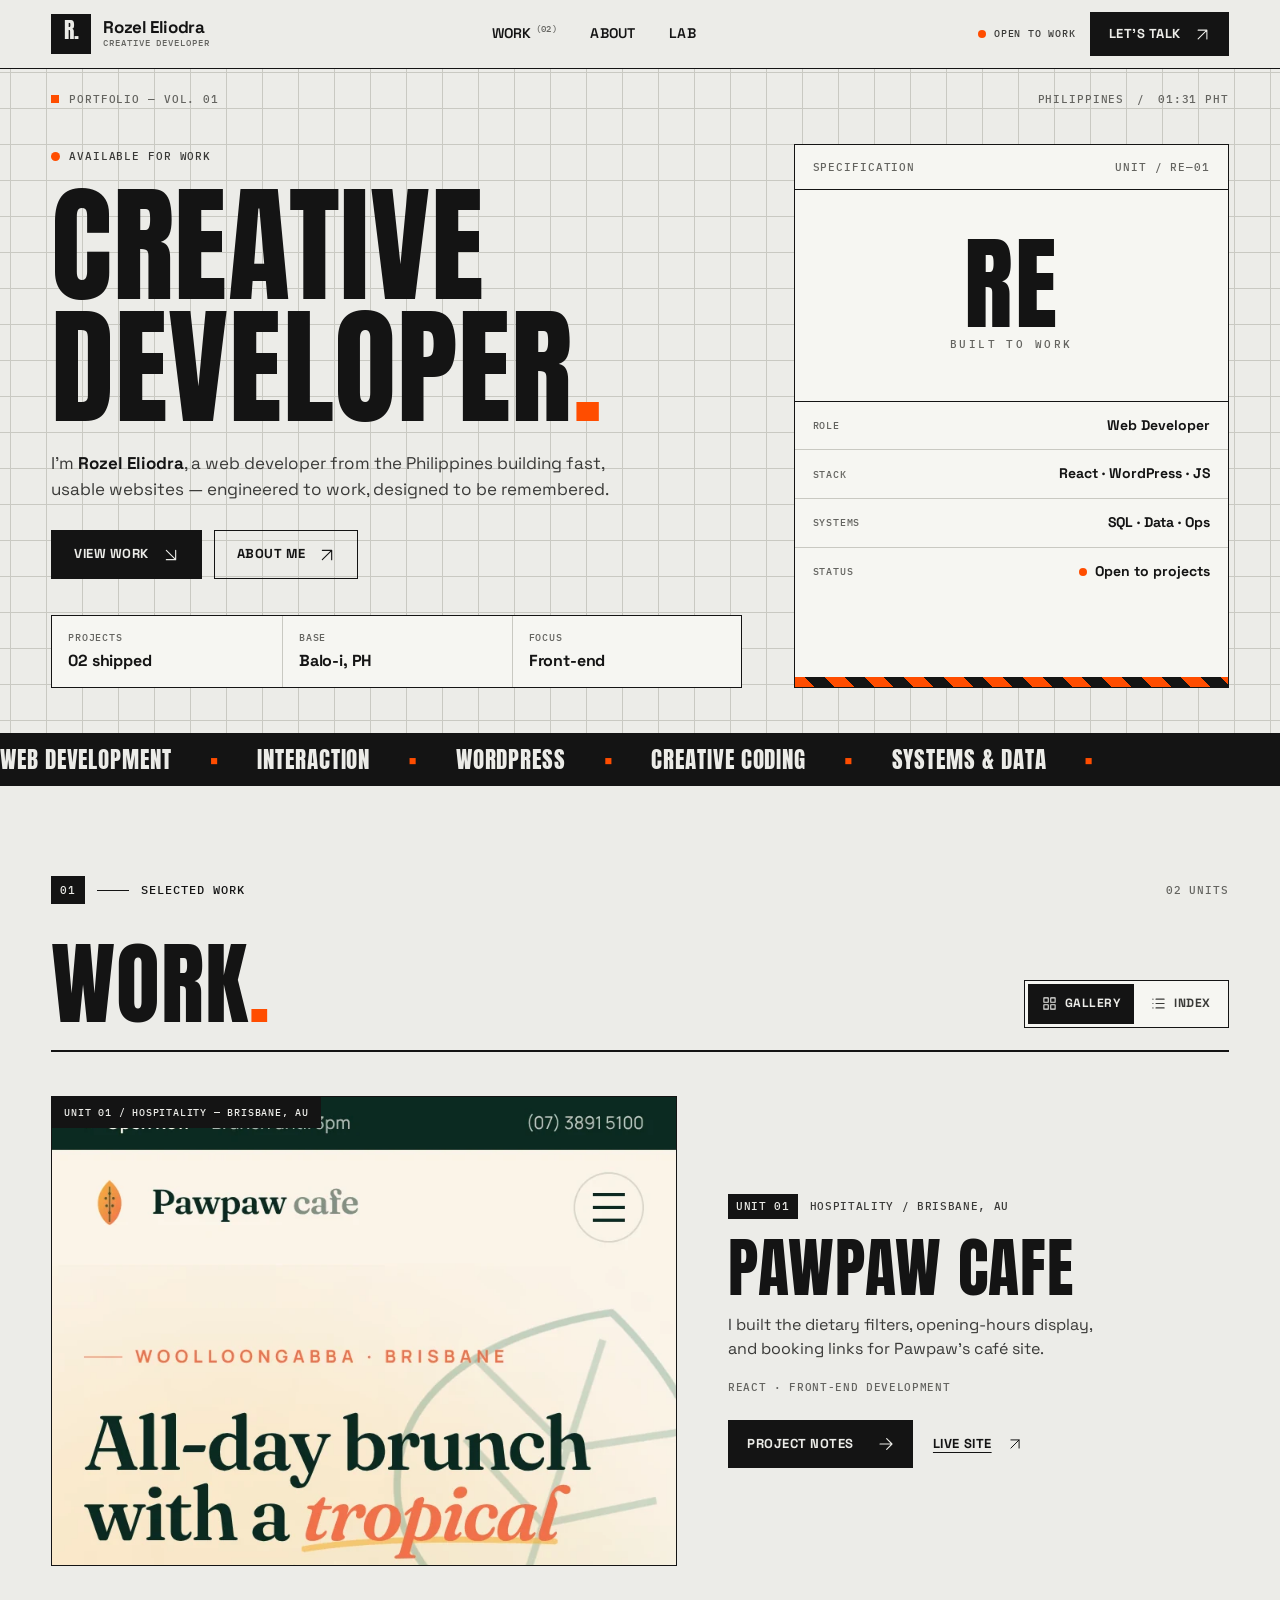
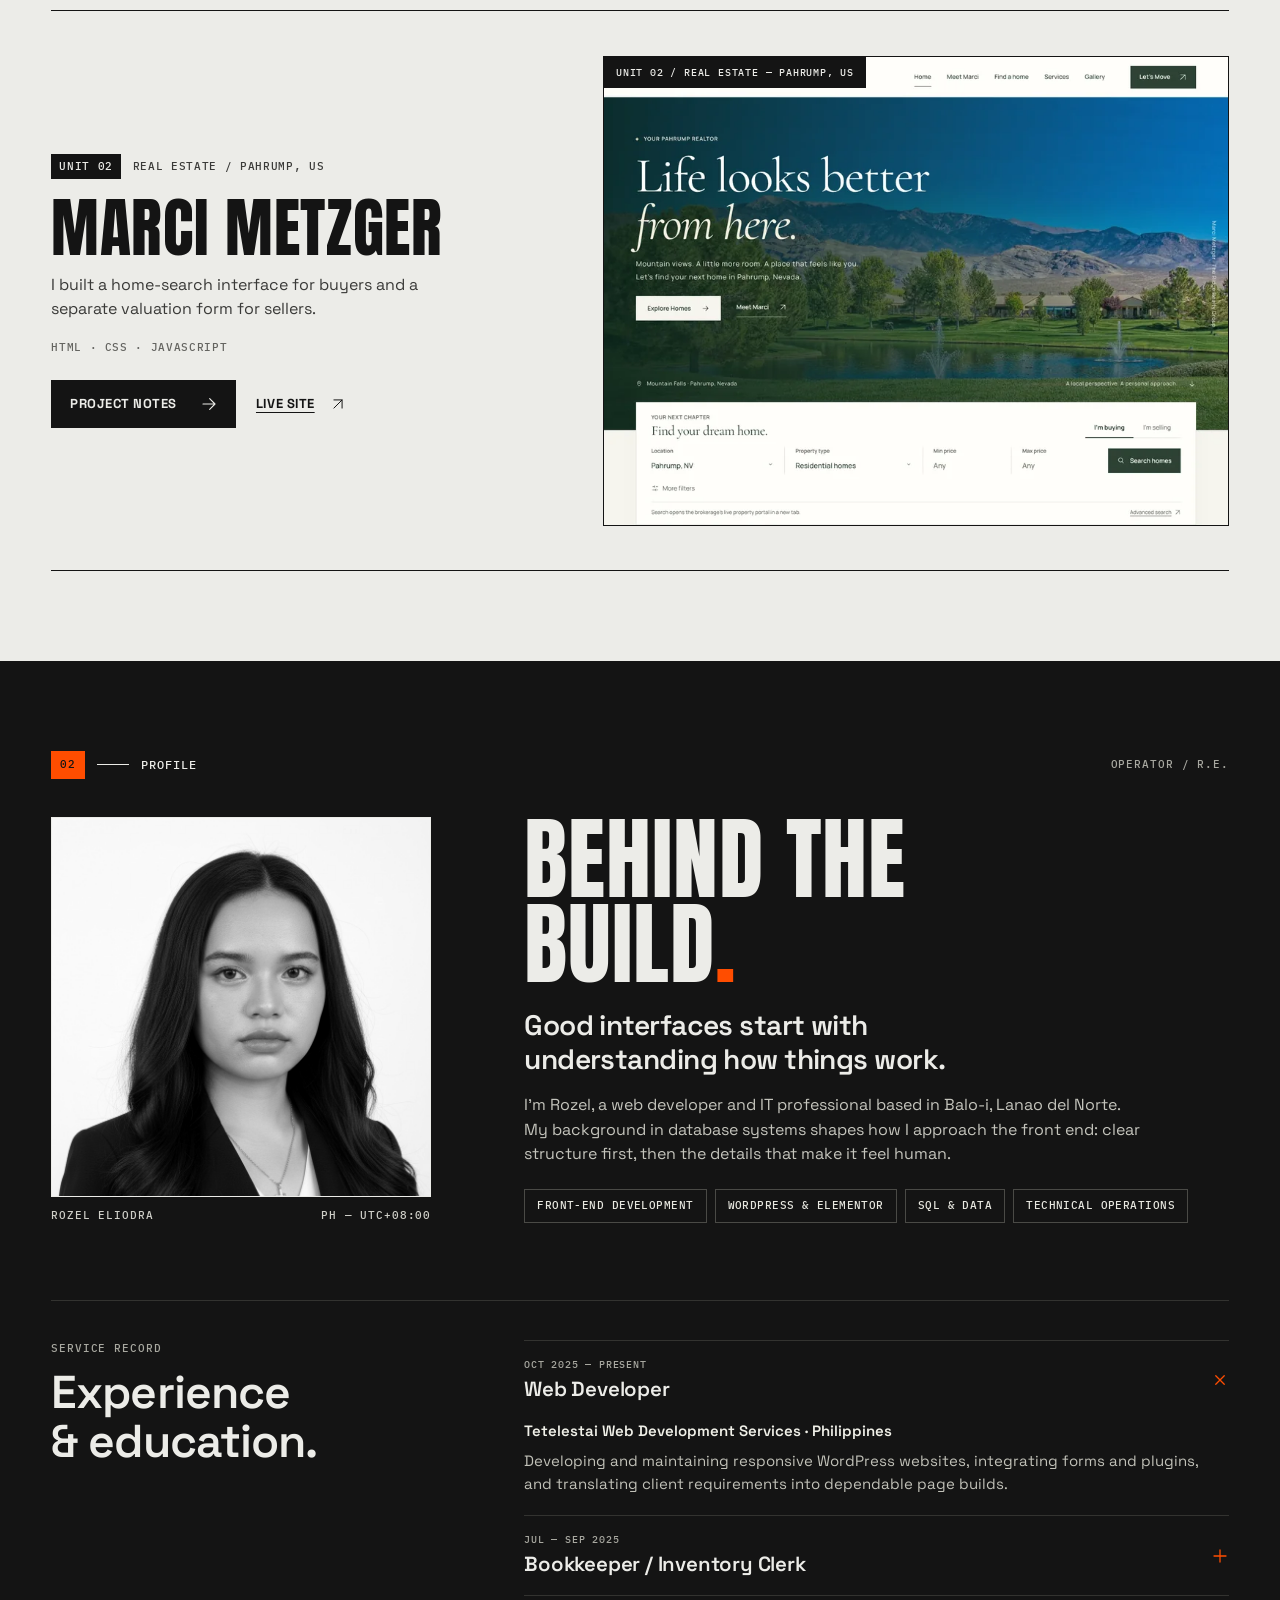
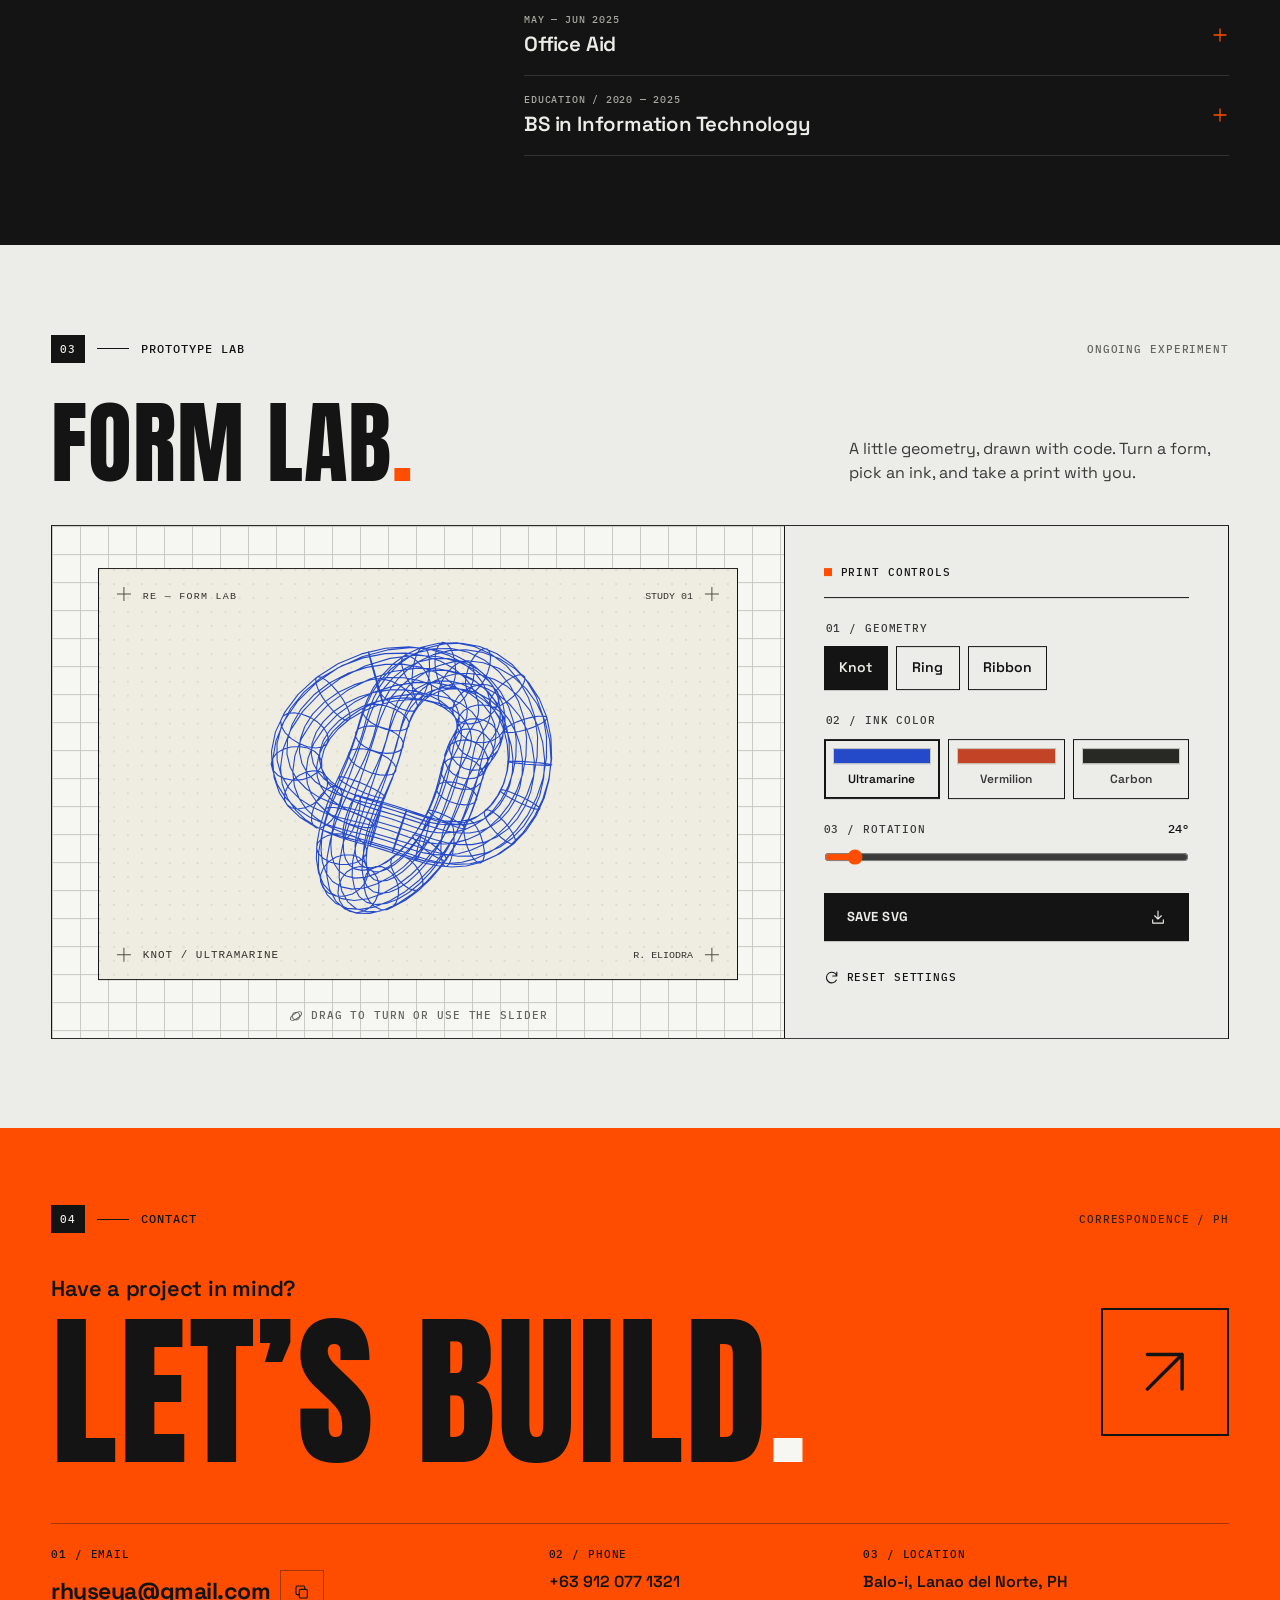
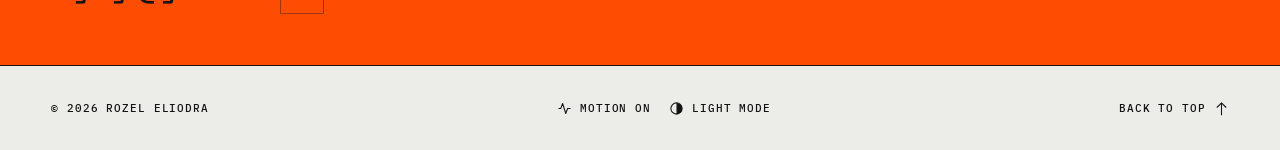
<file: index.html>
<!DOCTYPE html>
<html lang="en" data-theme="light">
  <head>
    <meta charset="utf-8">
    <meta name="viewport" content="width=device-width,initial-scale=1">
    <meta name="theme-color" content="#ecece8">
    <meta
      name="description"
      content="The independent portfolio of Rozel Eliodra. Web development, interactive experiments, and selected projects from the Philippines.">
    <meta property="og:site_name" content="Rozel Eliodra — Independent portfolio">
    <meta property="og:type" content="website">
    <meta property="og:title" content="Rozel Eliodra — Creative Developer">
    <meta
      property="og:description"
      content="The independent portfolio of Rozel Eliodra. Web development, interactive experiments, and selected projects from the Philippines.">
    <title>Rozel Eliodra — Creative Developer</title>
    <link rel="icon" href="assets/favicon.svg" type="image/svg+xml">
    <link rel="preload" as="font" type="font/woff2" href="assets/fonts/anton.woff2" crossorigin>
    <script>
      try {
        if (localStorage.getItem('portfolio-theme') === 'dark')
          document.documentElement.dataset.theme = 'dark';
      } catch {
        /* Preferences are optional. */
      }
    </script>
    <link rel="stylesheet" href="styles.css">
    <link rel="stylesheet" href="work.css">
    <script src="assets/vendor/gsap/gsap.min.js" defer></script>
    <script src="assets/vendor/gsap/ScrollTrigger.min.js" defer></script>
    <script src="script.js" defer></script>
    <script src="lab.js" type="module"></script>
    <script type="application/ld+json">
      {
        "@context": "https://schema.org",
        "@type": "Person",
        "name": "Rozel Eliodra",
        "jobTitle": "Web Developer",
        "email": "mailto:rhyseya@gmail.com",
        "telephone": "+63 912 077 1321",
        "address": {
          "@type": "PostalAddress",
          "addressLocality": "Balo-i",
          "addressRegion": "Lanao del Norte",
          "addressCountry": "PH"
        },
        "alumniOf": { "@type": "CollegeOrUniversity", "name": "Mindanao State University at Naawan" }
      }
    </script>
  </head>
  <body id="top" data-page="home">
    <a class="skip" href="#main">Skip to content</a>
    <header class="mast" data-header>
      <div class="wrap mast-inner">
        <a class="signature" href="#home" aria-label="Rozel Eliodra, home">
          <span class="logo-mark" aria-hidden="true">R.</span>
          <span class="logo-text"><strong>Rozel Eliodra</strong><small>Creative Developer</small></span>
        </a>
        <nav class="mast-nav" id="main-menu" aria-label="Primary navigation">
          <a href="#work" data-section="work">Work <sup>(02)</sup></a>
          <a href="#about" data-section="about">About</a>
          <a href="#playground" data-section="playground">Lab</a>
        </nav>
        <div class="mast-actions">
          <span class="mast-status"><span class="status-dot" aria-hidden="true"></span>Open to work</span>
          <a class="talk-link" href="#contact">Let’s talk
            <svg class="icon" aria-hidden="true" focusable="false"><use href="assets/press/symbols.svg#out" /></svg>
          </a>
          <button class="menu-toggle enhanced" type="button" aria-expanded="false" aria-controls="main-menu" aria-label="Open navigation">
            <span></span><span></span>
          </button>
        </div>
      </div>
      <div class="reading-line" aria-hidden="true"></div>
    </header>
    <main id="main">
      <section class="hero" id="home" aria-labelledby="cover-title">
        <div class="wrap hero-meta">
          <p class="micro"><span class="index-box" aria-hidden="true"></span>Portfolio — Vol. 01</p>
          <p class="micro hero-meta-right">Philippines <span class="slash">/</span> <span data-clock>UTC+08:00</span></p>
        </div>
        <div class="wrap hero-grid">
          <div class="hero-copy">
            <p class="available micro"><span aria-hidden="true"></span>Available for work</p>
            <h1 class="display hero-title" id="cover-title">
              <span class="title-line">Creative</span>
              <span class="title-line">Developer<span class="accent-stop">.</span></span>
            </h1>
            <p class="hero-intro">
              I’m <strong>Rozel Eliodra</strong>, a web developer from the Philippines building fast,
              usable websites — engineered to work, designed to be remembered.
            </p>
            <div class="hero-actions">
              <a class="solid-link" href="#work">View work
                <svg class="icon" aria-hidden="true" focusable="false"><use href="assets/press/symbols.svg#down-right" /></svg></a>
              <a class="outline-link" href="#about">About me
                <svg class="icon" aria-hidden="true" focusable="false"><use href="assets/press/symbols.svg#out" /></svg></a>
            </div>
            <dl class="hero-stats">
              <div><dt>Projects</dt><dd>02 shipped</dd></div>
              <div><dt>Base</dt><dd>Balo-i, PH</dd></div>
              <div><dt>Focus</dt><dd>Front-end</dd></div>
            </dl>
          </div>
          <aside class="spec-panel" aria-label="Specification">
            <div class="spec-head">
              <span class="micro">Specification</span>
              <span class="micro">Unit / RE—01</span>
            </div>
            <div class="spec-mark" aria-hidden="true">
              <span class="spec-big">RE</span>
              <span class="spec-sub">Built to work</span>
            </div>
            <dl class="spec-list">
              <div><dt>Role</dt><dd>Web Developer</dd></div>
              <div><dt>Stack</dt><dd>React · WordPress · JS</dd></div>
              <div><dt>Systems</dt><dd>SQL · Data · Ops</dd></div>
              <div><dt>Status</dt><dd><span class="status-dot" aria-hidden="true"></span> Open to projects</dd></div>
            </dl>
            <div class="hazard" aria-hidden="true"></div>
          </aside>
        </div>
        <div class="practice-strip" aria-hidden="true">
          <div class="strip-reel">
            <div class="strand">
              <span>Web development</span><span class="sep">■</span>
              <span>Interaction</span><span class="sep">■</span>
              <span>WordPress</span><span class="sep">■</span>
              <span>Creative coding</span><span class="sep">■</span>
              <span>Systems &amp; data</span><span class="sep">■</span>
            </div>
            <div class="strand">
              <span>Web development</span><span class="sep">■</span>
              <span>Interaction</span><span class="sep">■</span>
              <span>WordPress</span><span class="sep">■</span>
              <span>Creative coding</span><span class="sep">■</span>
              <span>Systems &amp; data</span><span class="sep">■</span>
            </div>
          </div>
        </div>
      </section>

      <section class="section work-section" id="work" aria-labelledby="work-title">
        <div class="wrap">
          <div class="section-top">
            <p class="chapter"><span class="chapter-no">01</span><span class="chapter-line" aria-hidden="true"></span>Selected work</p>
            <span class="micro">02 units</span>
          </div>
          <div class="work-head">
            <h2 class="display section-title" id="work-title">Work<span class="accent-stop">.</span></h2>
            <div class="view-switch enhanced" role="group" aria-label="Project layout">
              <button type="button" aria-controls="project-archive" data-view="gallery" aria-pressed="true">
                <svg class="icon" aria-hidden="true" focusable="false"><use href="assets/press/symbols.svg#grid" /></svg>Gallery</button>
              <button type="button" aria-controls="project-archive" data-view="index" aria-pressed="false">
                <svg class="icon" aria-hidden="true" focusable="false"><use href="assets/press/symbols.svg#list" /></svg>Index</button>
            </div>
          </div>
          <div class="work-archive" id="project-archive" data-layout="gallery">
            <article class="work-entry" aria-labelledby="title-pawpaw-cafe">
              <div class="proof-art">
                <span class="proof-imprint">Unit 01 / Hospitality — Brisbane, AU</span>
                <img src="assets/screens/pawpaw-arrival.webp" width="780" height="1220" loading="lazy" decoding="async" alt="Pawpaw Cafe mobile landing page with opening status and booking actions.">
              </div>
              <div class="entry-info">
                <p class="entry-meta"><span class="file-no">Unit 01</span><span>Hospitality / Brisbane, AU</span></p>
                <h3 class="entry-name" id="title-pawpaw-cafe">Pawpaw Cafe</h3>
                <p class="entry-summary">I built the dietary filters, opening-hours display, and booking links for Pawpaw’s café site.</p>
                <p class="entry-tech">React · Front-end development</p>
                <div class="entry-actions">
                  <a class="project-link" href="work/pawpaw-cafe.html">Project notes<span class="sr-only">: Pawpaw Cafe</span>
                    <svg class="icon" aria-hidden="true" focusable="false"><use href="assets/press/symbols.svg#right" /></svg></a>
                  <a class="visit-link" href="https://pawpaw-cafe.vercel.app/" target="_blank" rel="noopener noreferrer">Live site<span class="sr-only">: Pawpaw Cafe (opens in a new tab)</span>
                    <svg class="icon" aria-hidden="true" focusable="false"><use href="assets/press/symbols.svg#out" /></svg></a>
                </div>
              </div>
            </article>
            <article class="work-entry entry-alt" aria-labelledby="title-marci-metzger">
              <div class="proof-art">
                <span class="proof-imprint">Unit 02 / Real estate — Pahrump, US</span>
                <img src="assets/screens/marci-search.webp" srcset="assets/screens/marci-search-860.webp 860w, assets/screens/marci-search.webp 1440w" sizes="(max-width: 760px) 90vw, 700px" width="1440" height="1069" loading="lazy" decoding="async" alt="Marci Metzger home search interface for buyers.">
              </div>
              <div class="entry-info">
                <p class="entry-meta"><span class="file-no">Unit 02</span><span>Real estate / Pahrump, US</span></p>
                <h3 class="entry-name" id="title-marci-metzger">Marci Metzger</h3>
                <p class="entry-summary">I built a home-search interface for buyers and a separate valuation form for sellers.</p>
                <p class="entry-tech">HTML · CSS · JavaScript</p>
                <div class="entry-actions">
                  <a class="project-link" href="work/marci-metzger.html">Project notes<span class="sr-only">: Marci Metzger</span>
                    <svg class="icon" aria-hidden="true" focusable="false"><use href="assets/press/symbols.svg#right" /></svg></a>
                  <a class="visit-link" href="https://marcimetzger-sandy.vercel.app/" target="_blank" rel="noopener noreferrer">Live site<span class="sr-only">: Marci Metzger (opens in a new tab)</span>
                    <svg class="icon" aria-hidden="true" focusable="false"><use href="assets/press/symbols.svg#out" /></svg></a>
                </div>
              </div>
            </article>
          </div>
        </div>
      </section>

      <section class="section profile" id="about" aria-labelledby="about-title">
        <div class="wrap">
          <div class="section-top">
            <p class="chapter"><span class="chapter-no">02</span><span class="chapter-line" aria-hidden="true"></span>Profile</p>
            <span class="micro">Operator / R.E.</span>
          </div>
          <div class="profile-grid">
            <figure class="profile-photo">
              <div class="photo-print">
                <img src="assets/portrait.jpg" width="768" height="1258" loading="lazy" alt="Portrait of Rozel Eliodra">
              </div>
              <figcaption class="micro"><span>Rozel Eliodra</span><span>PH — UTC+08:00</span></figcaption>
            </figure>
            <div class="profile-text">
              <h2 class="display section-title" id="about-title">Behind the build<span class="accent-stop">.</span></h2>
              <p class="profile-lead">Good interfaces start with understanding how things work.</p>
              <p>I’m Rozel, a web developer and IT professional based in Balo-i, Lanao del Norte. My background in database systems shapes how I approach the front end: clear structure first, then the details that make it feel human.</p>
              <ul class="cap-list" aria-label="Capabilities">
                <li>Front-end development</li>
                <li>WordPress &amp; Elementor</li>
                <li>SQL &amp; data</li>
                <li>Technical operations</li>
              </ul>
            </div>
          </div>
          <div class="record-grid" id="experience">
            <div>
              <p class="micro">Service record</p>
              <h3 class="record-title">Experience<br>&amp; education.</h3>
            </div>
            <div class="records">
              <details open>
                <summary><span><small>Oct 2025 — Present</small><strong>Web Developer</strong></span>
                  <svg class="icon" aria-hidden="true" focusable="false"><use href="assets/press/symbols.svg#plus" /></svg></summary>
                <div>
                  <p class="record-org">Tetelestai Web Development Services · Philippines</p>
                  <p>Developing and maintaining responsive WordPress websites, integrating forms and plugins, and translating client requirements into dependable page builds.</p>
                </div>
              </details>
              <details>
                <summary><span><small>Jul — Sep 2025</small><strong>Bookkeeper / Inventory Clerk</strong></span>
                  <svg class="icon" aria-hidden="true" focusable="false"><use href="assets/press/symbols.svg#plus" /></svg></summary>
                <div>
                  <p class="record-org">SODA Trade Corporation · Palao, Iligan City</p>
                  <p>Reconciled accounts and inventory, maintained ledgers, and built weekly Excel reports with lookups, pivot tables, and validation checks.</p>
                </div>
              </details>
              <details>
                <summary><span><small>May — Jun 2025</small><strong>Office Aid</strong></span>
                  <svg class="icon" aria-hidden="true" focusable="false"><use href="assets/press/symbols.svg#plus" /></svg></summary>
                <div>
                  <p class="record-org">Local Government Unit of Balo-i</p>
                  <p>Handled records, correspondence, database entry, and inter-department coordination with a focus on accuracy and audit readiness.</p>
                </div>
              </details>
              <details>
                <summary><span><small>Education / 2020 — 2025</small><strong>BS in Information Technology</strong></span>
                  <svg class="icon" aria-hidden="true" focusable="false"><use href="assets/press/symbols.svg#plus" /></svg></summary>
                <div>
                  <p class="record-org">Mindanao State University at Naawan</p>
                  <p>Major in Database Systems. A foundation in organizing information, validating data, and understanding the systems behind an interface.</p>
                </div>
              </details>
            </div>
          </div>
        </div>
      </section>

      <section class="section lab-section" id="playground" aria-labelledby="lab-title">
        <div class="wrap">
          <div class="section-top">
            <p class="chapter"><span class="chapter-no">03</span><span class="chapter-line" aria-hidden="true"></span>Prototype lab</p>
            <span class="micro">Ongoing experiment</span>
          </div>
          <div class="lab-heading">
            <h2 class="display section-title" id="lab-title">Form lab<span class="accent-stop">.</span></h2>
            <p>A little geometry, drawn with code. Turn a form, pick an ink, and take a print with you.</p>
          </div>
          <div class="lab-console" data-lab>
            <figure class="lab-output">
              <svg id="proof" xmlns="http://www.w3.org/2000/svg" viewBox="0 0 640 412" role="img" aria-labelledby="proof-title">
                <title id="proof-title">Form study: Knot in ultramarine ink</title>
                <defs>
                  <pattern id="proof-dots" width="14" height="14" patternUnits="userSpaceOnUse">
                    <circle cx="1" cy="1" r="0.8" fill="#c8c5b7" />
                  </pattern>
                </defs>
                <rect width="640" height="412" fill="#efede1" />
                <rect width="640" height="412" fill="url(#proof-dots)" />
                <g fill="none" stroke="#4f4d45" stroke-width="1">
                  <path d="M18 25h14m-7-7v14m583-7h14m-7-7v14M18 387h14m-7-7v14m583-7h14m-7-7v14" />
                </g>
                <text x="44" y="30" font-family="monospace" font-size="10" fill="#31312c" letter-spacing="1.3">RE — FORM LAB</text>
                <text data-proof-code x="596" y="30" text-anchor="end" font-family="monospace" font-size="10" fill="#31312c">STUDY 01</text>
                <g fill="none" stroke="#2449c9" stroke-width="1.12" stroke-linecap="round" stroke-linejoin="round">
                  <use data-first-frame href="assets/press/knot.svg#mesh" />
                  <path data-mesh="" />
                </g>
                <text data-proof-name x="44" y="390" font-family="monospace" font-size="11" letter-spacing="1" fill="#31312c">KNOT / ULTRAMARINE</text>
                <text x="596" y="390" text-anchor="end" font-family="monospace" font-size="10" fill="#31312c">R. ELIODRA</text>
              </svg>
              <figcaption class="micro">
                <svg class="icon" aria-hidden="true" focusable="false"><use href="assets/press/symbols.svg#orbit" /></svg>
                <span class="lab-hint">Generative drawing / plate 01</span>
              </figcaption>
            </figure>
            <div class="lab-controls" hidden>
              <p class="micro lab-panel-title"><span class="index-box" aria-hidden="true"></span>Print controls</p>
              <fieldset>
                <legend>01 / Geometry</legend>
                <div class="choice-row">
                  <label><input type="radio" name="geometry" value="knot" checked><span>Knot</span></label>
                  <label><input type="radio" name="geometry" value="ring"><span>Ring</span></label>
                  <label><input type="radio" name="geometry" value="ribbon"><span>Ribbon</span></label>
                </div>
              </fieldset>
              <fieldset>
                <legend>02 / Ink color</legend>
                <div class="ink-row">
                  <label style="--swatch: #2449c9"><input type="radio" name="ink" value="#2449c9" data-name="Ultramarine" checked><span>Ultramarine</span></label>
                  <label style="--swatch: #c34327"><input type="radio" name="ink" value="#c34327" data-name="Vermilion"><span>Vermilion</span></label>
                  <label style="--swatch: #282824"><input type="radio" name="ink" value="#282824" data-name="Carbon"><span>Carbon</span></label>
                </div>
              </fieldset>
              <div class="angle-control">
                <label for="angle">03 / Rotation</label><output for="angle" id="angle-value">24°</output>
                <input id="angle" type="range" min="0" max="360" value="24" step="1">
              </div>
              <button type="button" class="solid-link export-print">Save SVG
                <svg class="icon" aria-hidden="true" focusable="false"><use href="assets/press/symbols.svg#download" /></svg></button>
              <button type="button" class="reset-print utility">
                <svg class="icon" aria-hidden="true" focusable="false"><use href="assets/press/symbols.svg#remix" /></svg>Reset settings</button>
            </div>
            <noscript><p class="lab-fallback">A wireframe knot, plotted in ultramarine. Enable JavaScript to turn the form and export a print.</p></noscript>
          </div>
        </div>
      </section>
    </main>
    <footer class="contact" id="contact" aria-labelledby="contact-title">
      <div class="wrap contact-inner">
        <div class="section-top">
          <p class="chapter"><span class="chapter-no">04</span><span class="chapter-line" aria-hidden="true"></span>Contact</p>
          <span class="micro">Correspondence / PH</span>
        </div>
        <div class="contact-head">
          <div>
            <p class="contact-pre">Have a project in mind?</p>
            <h2 class="display" id="contact-title">Let’s build<span>.</span></h2>
          </div>
          <a class="contact-arrow" href="mailto:rhyseya@gmail.com" aria-label="Email Rozel Eliodra">
            <svg class="icon" aria-hidden="true" focusable="false"><use href="assets/press/symbols.svg#out" /></svg></a>
        </div>
        <div class="contact-grid">
          <div>
            <p class="micro">01 / Email</p>
            <div class="mail-row">
              <a class="mail" href="mailto:rhyseya@gmail.com">rhyseya@gmail.com</a>
              <button class="copy enhanced" type="button" data-copy="rhyseya@gmail.com" aria-label="Copy email address" title="Copy email address">
                <svg class="icon" aria-hidden="true" focusable="false"><use href="assets/press/symbols.svg#copy" /></svg></button>
            </div>
          </div>
          <div>
            <p class="micro">02 / Phone</p>
            <a href="tel:+639120771321">+63&nbsp;912&nbsp;077&nbsp;1321</a>
          </div>
          <div>
            <p class="micro">03 / Location</p>
            <p>Balo-i, Lanao del Norte, PH</p>
          </div>
        </div>
      </div>
      <div class="end-paper">
        <div class="wrap colophon">
          <span class="micro">© <span data-year>2026</span> Rozel Eliodra</span>
          <div class="utilities">
            <button class="utility enhanced" data-motion-toggle type="button" aria-pressed="true">
              <svg class="icon" aria-hidden="true" focusable="false"><use href="assets/press/symbols.svg#motion" /></svg><span>Motion on</span></button>
            <button class="utility enhanced" data-theme-toggle type="button" aria-label="Switch to dark theme">
              <svg class="icon" aria-hidden="true" focusable="false"><use href="assets/press/symbols.svg#contrast" /></svg><span>Light mode</span></button>
          </div>
          <a class="utility up-link" href="#top">Back to top
            <svg class="icon" aria-hidden="true" focusable="false"><use href="assets/press/symbols.svg#up" /></svg></a>
        </div>
      </div>
    </footer>
    <div class="notice" role="status" aria-live="polite" aria-atomic="true"></div>
  </body>
</html>
</file>
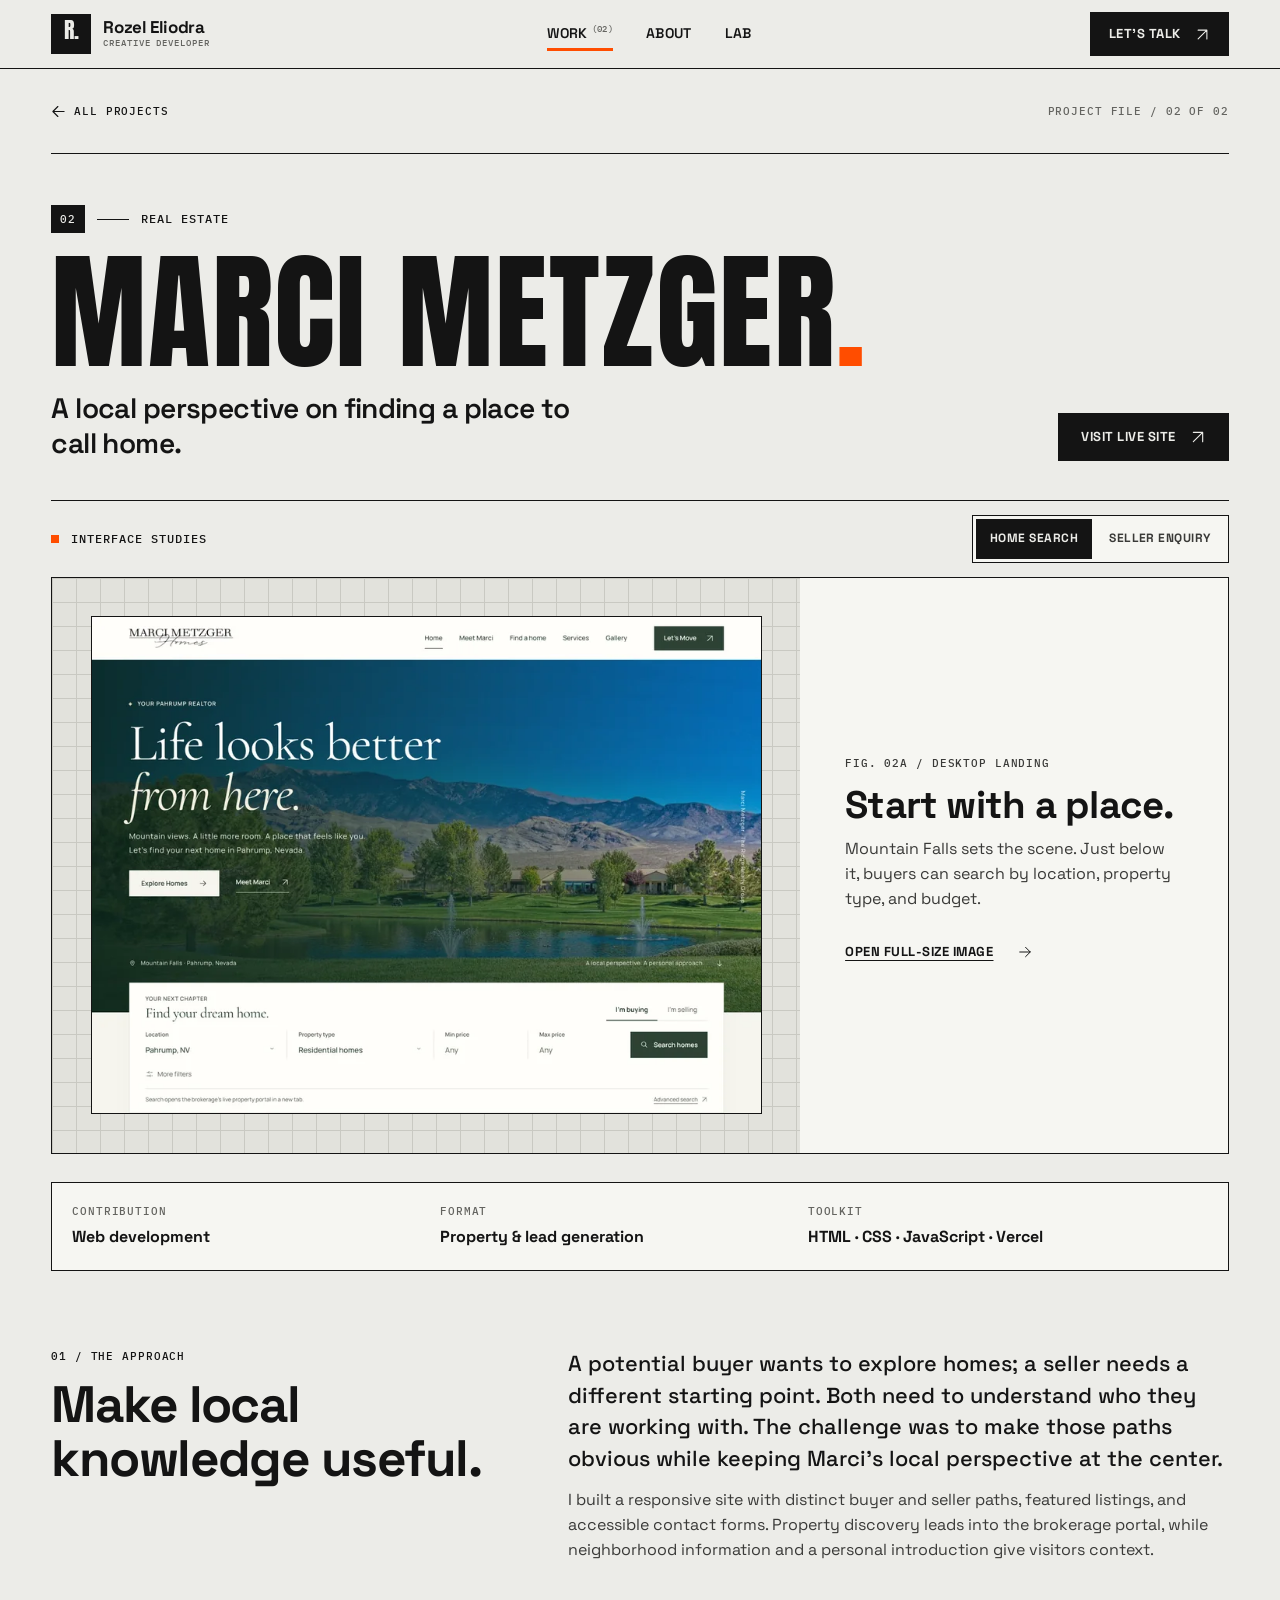
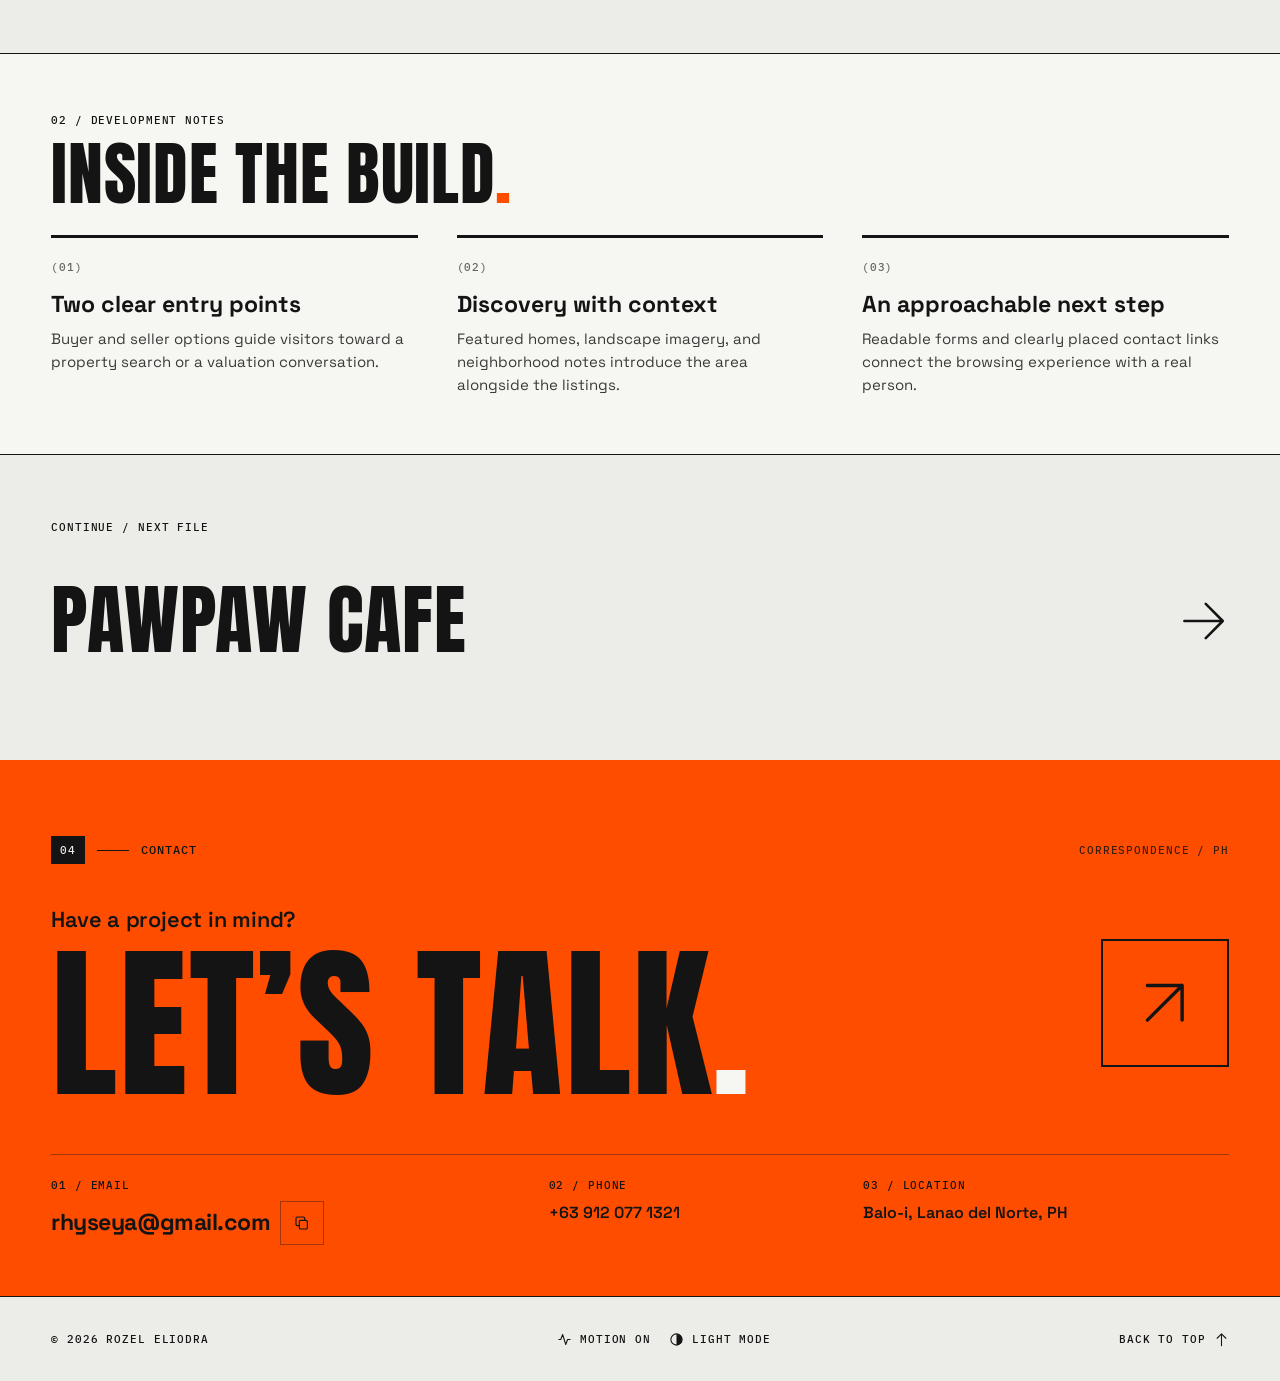
<file: work/marci-metzger.html>
<!DOCTYPE html>
<html lang="en" data-theme="light">
  <head>
    <meta charset="utf-8">
    <meta name="viewport" content="width=device-width,initial-scale=1">
    <meta name="theme-color" content="#ecece8">
    <meta
      name="description"
      content="A property discovery website connecting Pahrump homes, local knowledge, and a personal point of contact.">
    <meta property="og:site_name" content="Rozel Eliodra — Independent portfolio">
    <meta property="og:type" content="article">
    <meta property="og:title" content="Marci Metzger — Project notes by Rozel Eliodra">
    <meta
      property="og:description"
      content="A property discovery website connecting Pahrump homes, local knowledge, and a personal point of contact.">
    <title>Marci Metzger — Project notes by Rozel Eliodra</title>
    <link rel="icon" href="../assets/favicon.svg" type="image/svg+xml">
    <link rel="preload" as="font" type="font/woff2" href="../assets/fonts/anton.woff2" crossorigin>

    <script>
      try {
        if (localStorage.getItem('portfolio-theme') === 'dark')
          document.documentElement.dataset.theme = 'dark';
      } catch {
        /* Preferences are optional. */
      }
    </script>
    <link rel="stylesheet" href="../styles.css">
    <link rel="stylesheet" href="../work.css">
    <script src="../assets/vendor/gsap/gsap.min.js" defer></script>
    <script src="../assets/vendor/gsap/ScrollTrigger.min.js" defer></script>
    <script src="../script.js" defer></script>

    <script type="application/ld+json">
      {
        "@context": "https://schema.org",
        "@type": "Article",
        "headline": "Marci Metzger — Project notes",
        "description": "A property discovery website connecting Pahrump homes, local knowledge, and a personal point of contact.",
        "author": { "@type": "Person", "name": "Rozel Eliodra", "jobTitle": "Web Developer" },
        "about": {
          "@type": "WebSite",
          "name": "Marci Metzger",
          "url": "https://marcimetzger-sandy.vercel.app/"
        }
      }
    </script>
  </head>
  <body id="top" data-page="case">
    <a class="skip" href="#main">Skip to content</a>
    <header class="mast" data-header>
      <div class="wrap mast-inner">
        <a class="signature" href="../index.html#home" aria-label="Rozel Eliodra, home">
          <span class="logo-mark" aria-hidden="true">R.</span>
          <span class="logo-text"><strong>Rozel Eliodra</strong><small>Creative Developer</small></span>
        </a>
        <nav class="mast-nav" id="main-menu" aria-label="Primary navigation">
          <a href="../index.html#work" data-section="work">Work <sup>(02)</sup></a>
          <a href="../index.html#about" data-section="about">About</a>
          <a href="../index.html#playground" data-section="playground">Lab</a>
        </nav>
        <div class="mast-actions">
          <a class="talk-link" href="#contact"
            >Let’s talk
            <svg class="icon" aria-hidden="true" focusable="false">
              <use href="../assets/press/symbols.svg#out" /></svg
          ></a>
          <button
            class="menu-toggle enhanced"
            type="button"
            aria-expanded="false"
            aria-controls="main-menu"
            aria-label="Open navigation"
          >
            <span></span><span></span>
          </button>
        </div>
      </div>
      <div class="reading-line" aria-hidden="true"></div>
    </header>
    <main class="case-main paper" id="main">
      <div class="wrap case-head">
        <div class="case-breadcrumb">
          <a class="utility" href="../index.html#work"
            ><svg class="icon" aria-hidden="true" focusable="false">
              <use href="../assets/press/symbols.svg#left" />
            </svg>
            All projects</a
          ><span class="micro">Project file / 02 of 02</span>
        </div>
        <p class="chapter">
          <span class="chapter-no">02</span><span class="chapter-line" aria-hidden="true"></span>Real estate
        </p>
        <h1 class="display case-title">Marci Metzger<span class="red-stop">.</span></h1>
        <div class="case-deck">
          <p>A local perspective on finding a place to call home.</p>
          <a
            class="solid-link"
            href="https://marcimetzger-sandy.vercel.app/"
            target="_blank"
            rel="noopener noreferrer"
            >Visit live site
            <svg class="icon" aria-hidden="true" focusable="false">
              <use href="../assets/press/symbols.svg#out" /></svg
            ><span class="sr-only"> (opens in a new tab)</span></a
          >
        </div>
        <section class="screenbook book-atlas" aria-labelledby="screens-title">
          <div class="screenbar">
            <h2 class="chapter" id="screens-title">Interface studies</h2>
            <fieldset class="screen-picks">
              <legend class="sr-only">Choose an interface screen</legend>
              <label
                ><input type="radio" name="screen" value="1" aria-controls="screen-1" checked><span
                  >Home search</span
                ></label
              >
              <label
                ><input type="radio" name="screen" value="2" aria-controls="screen-2"><span
                  >Seller enquiry</span
                ></label
              >
            </fieldset>
          </div>
          <figure id="screen-1" class="screen-page" data-screen="1">
            <div class="screen-mat">
              <img
                src="../assets/screens/marci-search.webp"
                srcset="
                  ../assets/screens/marci-search-860.webp  860w,
                  ../assets/screens/marci-search.webp     1440w
                "
                sizes="(max-width: 760px) 85vw, (max-width: 1650px) 57vw, 900px"
                width="1440"
                height="1069"
                decoding="async"
                alt="Marci Metzger’s Mountain Falls landing page and the buyer search form for location, property type, and price.">
            </div>
            <figcaption class="screen-note">
              <span class="sheet-index micro"
                >Fig. 02A <span aria-hidden="true">/</span> Desktop landing</span
              >
              <strong>Start with a place.</strong>
              <p>
                Mountain Falls sets the scene. Just below it, buyers can search by location, property type,
                and budget.
              </p>
              <a class="proof-zoom" href="../assets/screens/marci-search.webp"
                >Open full-size image<span class="sr-only">: Home search</span>
                <svg class="icon" aria-hidden="true" focusable="false">
                  <use href="../assets/press/symbols.svg#right" /></svg
              ></a>
            </figcaption>
          </figure>
          <figure id="screen-2" class="screen-page" data-screen="2">
            <div class="screen-mat">
              <img
                src="../assets/screens/marci-valuation.webp"
                width="927"
                height="617"
                decoding="async"
                alt="Seller tab selected, with fields for a property address and moving timeline and a Request a home valuation button.">
            </div>
            <figcaption class="screen-note">
              <span class="sheet-index micro">Fig. 02B <span aria-hidden="true">/</span> Valuation form</span>
              <strong>A different next step.</strong>
              <p>
                Switching to “I’m selling” replaces the property search with two questions: the home’s address
                and the owner’s moving timeline.
              </p>
              <a class="proof-zoom" href="../assets/screens/marci-valuation.webp"
                >Open full-size image<span class="sr-only">: Seller enquiry</span>
                <svg class="icon" aria-hidden="true" focusable="false">
                  <use href="../assets/press/symbols.svg#right" /></svg
              ></a>
            </figcaption>
          </figure>
        </section>
        <dl class="case-spec">
          <div>
            <dt>Contribution</dt>
            <dd>Web development</dd>
          </div>
          <div>
            <dt>Format</dt>
            <dd>Property &amp; lead generation</dd>
          </div>
          <div>
            <dt>Toolkit</dt>
            <dd>HTML · CSS · JavaScript · Vercel</dd>
          </div>
        </dl>
      </div>
      <section class="wrap case-story" aria-labelledby="story-title">
        <div>
          <p class="micro">01 / The approach</p>
          <h2 id="story-title">Make local knowledge useful.</h2>
        </div>
        <div>
          <p class="story-lead">
            A potential buyer wants to explore homes; a seller needs a different starting point. Both need to
            understand who they are working with. The challenge was to make those paths obvious while keeping
            Marci’s local perspective at the center.
          </p>
          <p>
            I built a responsive site with distinct buyer and seller paths, featured listings, and accessible
            contact forms. Property discovery leads into the brokerage portal, while neighborhood information
            and a personal introduction give visitors context.
          </p>
        </div>
      </section>
      <section class="case-build" aria-labelledby="build-title">
        <div class="wrap">
          <p class="micro">02 / Development notes</p>
          <h2 id="build-title" class="display">Inside the build<span class="red-stop">.</span></h2>
          <ol class="build-list">
            <li>
              <span class="micro">(01)</span>
              <h3>Two clear entry points</h3>
              <p>
                Buyer and seller options guide visitors toward a property search or a valuation conversation.
              </p>
            </li>
            <li>
              <span class="micro">(02)</span>
              <h3>Discovery with context</h3>
              <p>
                Featured homes, landscape imagery, and neighborhood notes introduce the area alongside the
                listings.
              </p>
            </li>
            <li>
              <span class="micro">(03)</span>
              <h3>An approachable next step</h3>
              <p>
                Readable forms and clearly placed contact links connect the browsing experience with a real
                person.
              </p>
            </li>
          </ol>
        </div>
      </section>
      <div class="wrap next-project">
        <p class="micro">Continue / Next file</p>
        <a href="pawpaw-cafe.html"
          ><span class="display">Pawpaw Cafe</span
          ><svg class="icon" aria-hidden="true" focusable="false">
            <use href="../assets/press/symbols.svg#right" /></svg
        ></a>
      </div>
    </main>
    <footer class="contact" id="contact" aria-labelledby="contact-title">
      <div class="wrap contact-inner">
        <div class="section-top">
          <p class="chapter">
            <span class="chapter-no">04</span><span class="chapter-line" aria-hidden="true"></span>Contact
          </p>
          <span class="micro">Correspondence / PH</span>
        </div>
        <div class="contact-head">
          <div>
            <p class="contact-pre">Have a project in mind?</p>
            <h2 class="display" id="contact-title">Let’s talk<span>.</span></h2>
          </div>
          <a class="contact-arrow" href="mailto:rhyseya@gmail.com" aria-label="Email Rozel Eliodra"
            ><svg class="icon" aria-hidden="true" focusable="false">
              <use href="../assets/press/symbols.svg#out" /></svg
          ></a>
        </div>
        <div class="contact-grid">
          <div>
            <p class="micro">01 / Email</p>
            <div class="mail-row">
              <a class="mail" href="mailto:rhyseya@gmail.com">rhyseya@gmail.com</a
              ><button
                class="copy enhanced"
                type="button"
                data-copy="rhyseya@gmail.com"
                aria-label="Copy email address"
                title="Copy email address"
              >
                <svg class="icon" aria-hidden="true" focusable="false">
                  <use href="../assets/press/symbols.svg#copy" />
                </svg>
              </button>
            </div>
          </div>
          <div>
            <p class="micro">02 / Phone</p>
            <a href="tel:+639120771321">+63&nbsp;912&nbsp;077&nbsp;1321</a>
          </div>
          <div>
            <p class="micro">03 / Location</p>
            <p>Balo-i, Lanao del Norte, PH</p>
          </div>
        </div>
      </div>
      <div class="end-paper">
        <div class="wrap colophon">
          <span class="micro">© <span data-year>2026</span> Rozel Eliodra</span>
          <div class="utilities">
            <button class="utility enhanced" data-motion-toggle type="button" aria-pressed="true">
              <svg class="icon" aria-hidden="true" focusable="false">
                <use href="../assets/press/symbols.svg#motion" />
              </svg>
              <span>Motion on</span></button
            ><button
              class="utility enhanced"
              data-theme-toggle
              type="button"
              aria-label="Switch to dark theme"
            >
              <svg class="icon" aria-hidden="true" focusable="false">
                <use href="../assets/press/symbols.svg#contrast" /></svg
              ><span>Light mode</span>
            </button>
          </div>
          <a class="utility up-link" href="#top"
            >Back to top
            <svg class="icon" aria-hidden="true" focusable="false">
              <use href="../assets/press/symbols.svg#up" /></svg
          ></a>
        </div>
      </div>
    </footer>
    <div class="notice" role="status" aria-live="polite" aria-atomic="true"></div>
  </body>
</html>
</file>
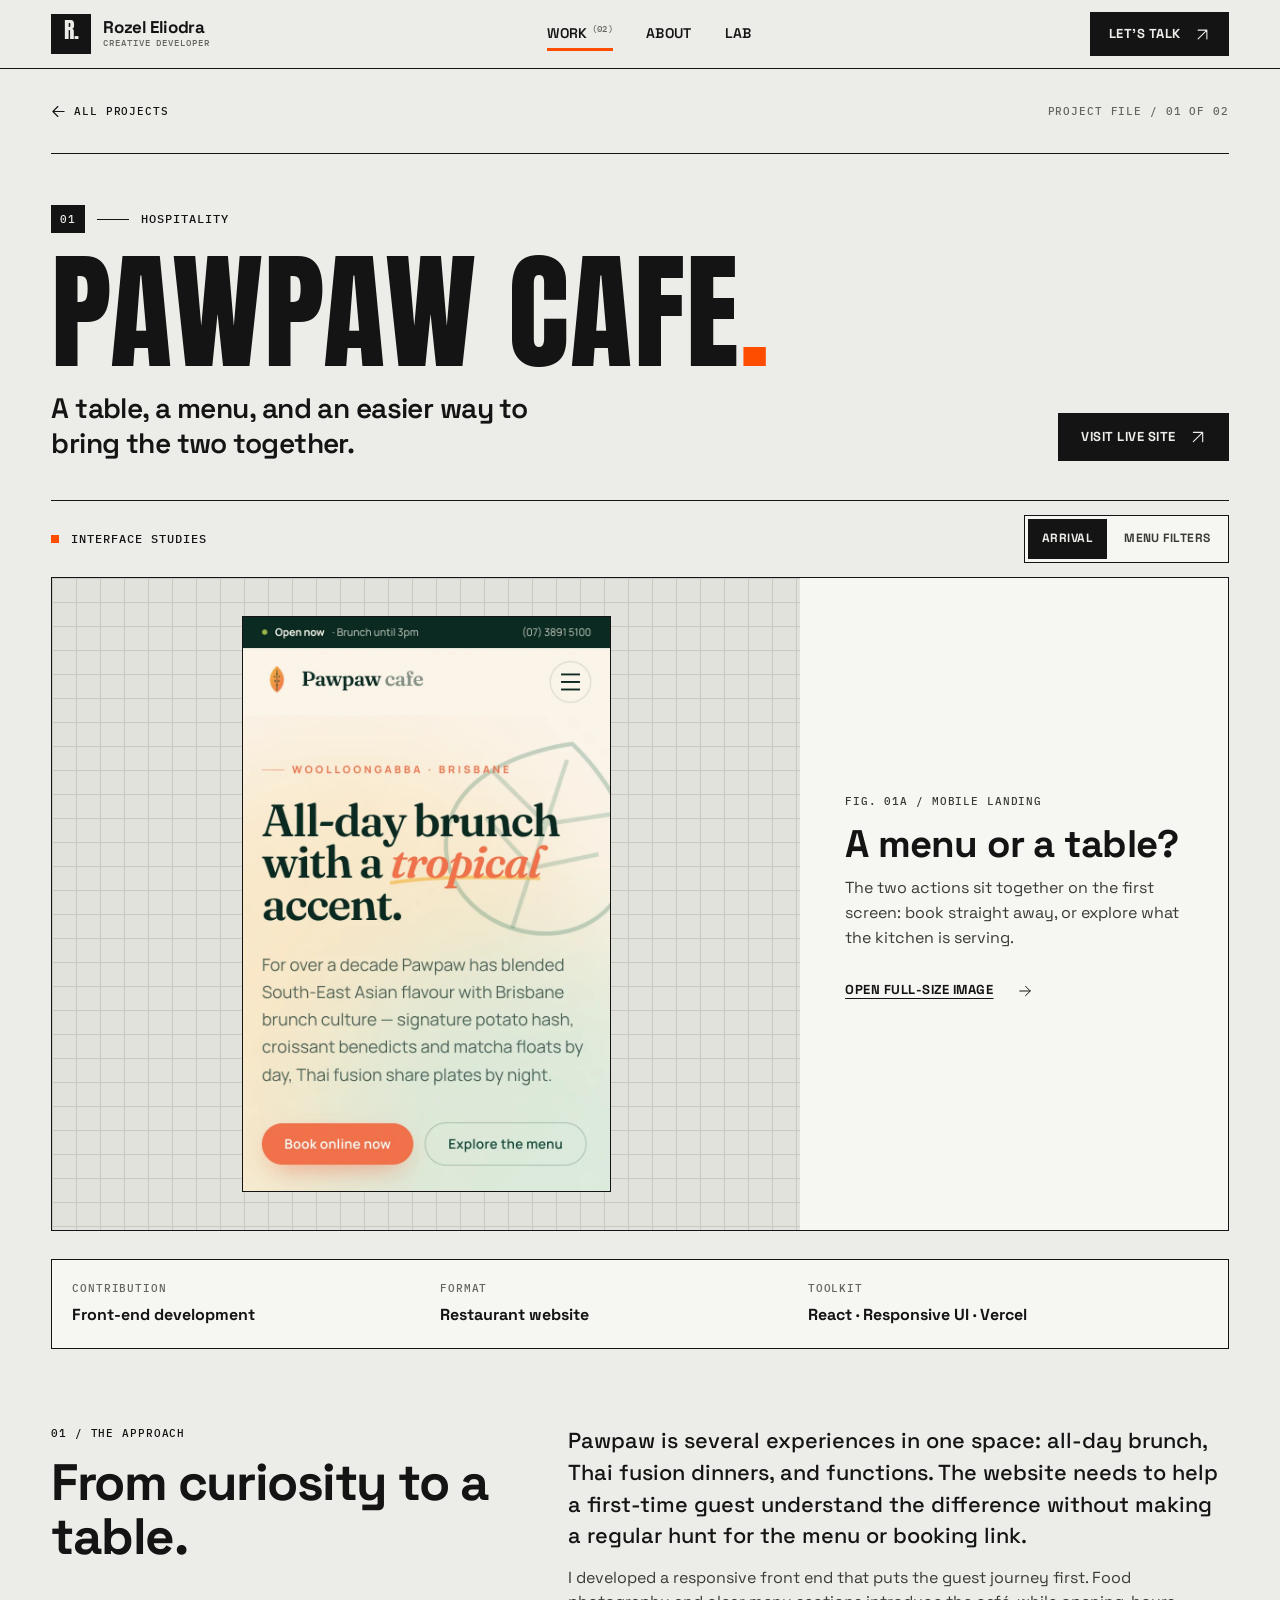
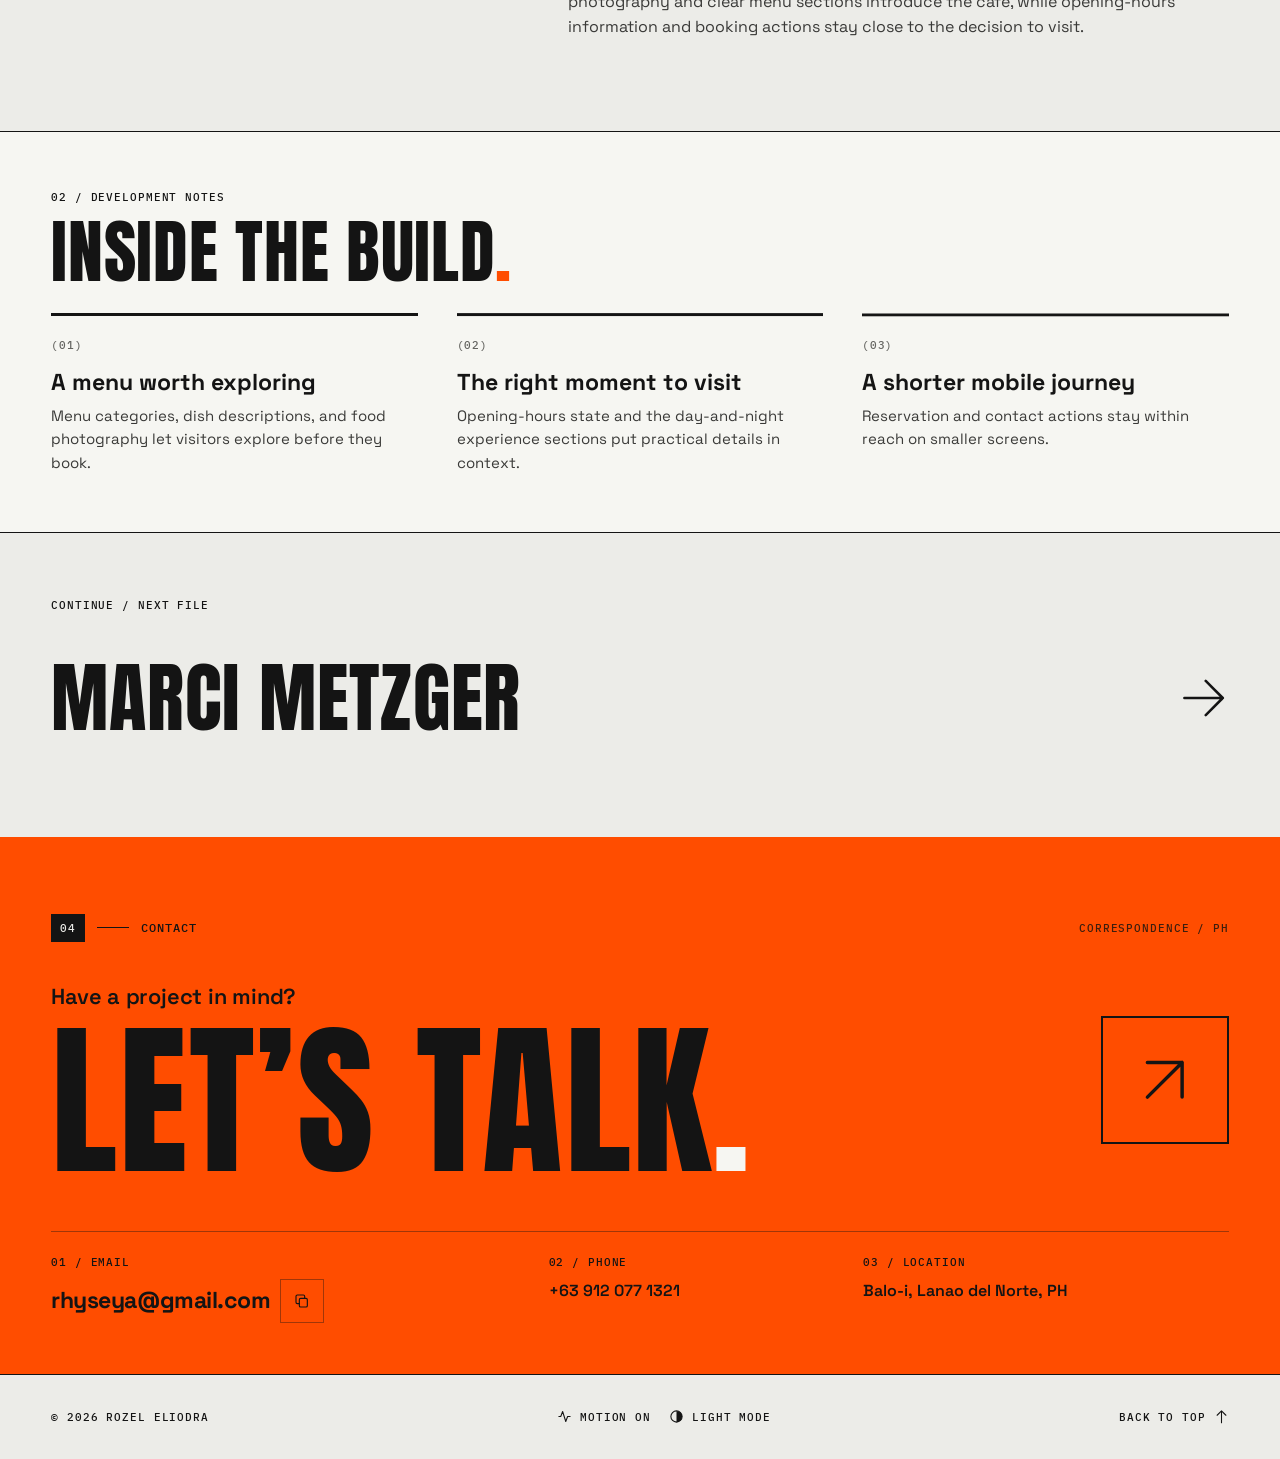
<file: work/pawpaw-cafe.html>
<!DOCTYPE html>
<html lang="en" data-theme="light">
  <head>
    <meta charset="utf-8">
    <meta name="viewport" content="width=device-width,initial-scale=1">
    <meta name="theme-color" content="#ecece8">
    <meta
      name="description"
      content="An interactive restaurant website that takes a guest from discovering the menu to reserving a table.">
    <meta property="og:site_name" content="Rozel Eliodra — Independent portfolio">
    <meta property="og:type" content="article">
    <meta property="og:title" content="Pawpaw Cafe — Project notes by Rozel Eliodra">
    <meta
      property="og:description"
      content="An interactive restaurant website that takes a guest from discovering the menu to reserving a table.">
    <title>Pawpaw Cafe — Project notes by Rozel Eliodra</title>
    <link rel="icon" href="../assets/favicon.svg" type="image/svg+xml">
    <link rel="preload" as="font" type="font/woff2" href="../assets/fonts/anton.woff2" crossorigin>

    <script>
      try {
        if (localStorage.getItem('portfolio-theme') === 'dark')
          document.documentElement.dataset.theme = 'dark';
      } catch {
        /* Preferences are optional. */
      }
    </script>
    <link rel="stylesheet" href="../styles.css">
    <link rel="stylesheet" href="../work.css">
    <script src="../assets/vendor/gsap/gsap.min.js" defer></script>
    <script src="../assets/vendor/gsap/ScrollTrigger.min.js" defer></script>
    <script src="../script.js" defer></script>

    <script type="application/ld+json">
      {
        "@context": "https://schema.org",
        "@type": "Article",
        "headline": "Pawpaw Cafe — Project notes",
        "description": "An interactive restaurant website that takes a guest from discovering the menu to reserving a table.",
        "author": { "@type": "Person", "name": "Rozel Eliodra", "jobTitle": "Web Developer" },
        "about": { "@type": "WebSite", "name": "Pawpaw Cafe", "url": "https://pawpaw-cafe.vercel.app/" }
      }
    </script>
  </head>
  <body id="top" data-page="case">
    <a class="skip" href="#main">Skip to content</a>
    <header class="mast" data-header>
      <div class="wrap mast-inner">
        <a class="signature" href="../index.html#home" aria-label="Rozel Eliodra, home">
          <span class="logo-mark" aria-hidden="true">R.</span>
          <span class="logo-text"><strong>Rozel Eliodra</strong><small>Creative Developer</small></span>
        </a>
        <nav class="mast-nav" id="main-menu" aria-label="Primary navigation">
          <a href="../index.html#work" data-section="work">Work <sup>(02)</sup></a>
          <a href="../index.html#about" data-section="about">About</a>
          <a href="../index.html#playground" data-section="playground">Lab</a>
        </nav>
        <div class="mast-actions">
          <a class="talk-link" href="#contact"
            >Let’s talk
            <svg class="icon" aria-hidden="true" focusable="false">
              <use href="../assets/press/symbols.svg#out" /></svg
          ></a>
          <button
            class="menu-toggle enhanced"
            type="button"
            aria-expanded="false"
            aria-controls="main-menu"
            aria-label="Open navigation"
          >
            <span></span><span></span>
          </button>
        </div>
      </div>
      <div class="reading-line" aria-hidden="true"></div>
    </header>
    <main class="case-main paper" id="main">
      <div class="wrap case-head">
        <div class="case-breadcrumb">
          <a class="utility" href="../index.html#work"
            ><svg class="icon" aria-hidden="true" focusable="false">
              <use href="../assets/press/symbols.svg#left" />
            </svg>
            All projects</a
          ><span class="micro">Project file / 01 of 02</span>
        </div>
        <p class="chapter">
          <span class="chapter-no">01</span><span class="chapter-line" aria-hidden="true"></span>Hospitality
        </p>
        <h1 class="display case-title">Pawpaw Cafe<span class="red-stop">.</span></h1>
        <div class="case-deck">
          <p>A table, a menu, and an easier way to bring the two together.</p>
          <a
            class="solid-link"
            href="https://pawpaw-cafe.vercel.app/"
            target="_blank"
            rel="noopener noreferrer"
            >Visit live site
            <svg class="icon" aria-hidden="true" focusable="false">
              <use href="../assets/press/symbols.svg#out" /></svg
            ><span class="sr-only"> (opens in a new tab)</span></a
          >
        </div>
        <section class="screenbook book-cafe" aria-labelledby="screens-title">
          <div class="screenbar">
            <h2 class="chapter" id="screens-title">Interface studies</h2>
            <fieldset class="screen-picks">
              <legend class="sr-only">Choose an interface screen</legend>
              <label
                ><input type="radio" name="screen" value="1" aria-controls="screen-1" checked><span
                  >Arrival</span
                ></label
              >
              <label
                ><input type="radio" name="screen" value="2" aria-controls="screen-2"><span
                  >Menu filters</span
                ></label
              >
            </fieldset>
          </div>
          <figure id="screen-1" class="screen-page" data-screen="1">
            <div class="screen-mat portrait-mat">
              <img
                src="../assets/screens/pawpaw-arrival.webp"
                width="780"
                height="1220"
                decoding="async"
                alt="Mobile Pawpaw Cafe landing page with opening status, brunch introduction, and booking and menu buttons.">
            </div>
            <figcaption class="screen-note">
              <span class="sheet-index micro">Fig. 01A <span aria-hidden="true">/</span> Mobile landing</span>
              <strong>A menu or a table?</strong>
              <p>
                The two actions sit together on the first screen: book straight away, or explore what the
                kitchen is serving.
              </p>
              <a class="proof-zoom" href="../assets/screens/pawpaw-arrival.webp"
                >Open full-size image<span class="sr-only">: Arrival</span>
                <svg class="icon" aria-hidden="true" focusable="false">
                  <use href="../assets/press/symbols.svg#right" /></svg
              ></a>
            </figcaption>
          </figure>
          <figure id="screen-2" class="screen-page" data-screen="2">
            <div class="screen-mat">
              <img
                src="../assets/screens/pawpaw-menu.webp"
                width="1104"
                height="947"
                decoding="async"
                alt="Pawpaw’s breakfast menu with the Vegetarian filter selected, seven matching dishes, and a Book a table button.">
            </div>
            <figcaption class="screen-note">
              <span class="sheet-index micro">Fig. 01B <span aria-hidden="true">/</span> Menu detail</span>
              <strong>A menu that narrows down.</strong>
              <p>
                Choosing a dietary filter updates the dish count. The table-booking button stays just beneath
                the controls.
              </p>
              <a class="proof-zoom" href="../assets/screens/pawpaw-menu.webp"
                >Open full-size image<span class="sr-only">: Menu filters</span>
                <svg class="icon" aria-hidden="true" focusable="false">
                  <use href="../assets/press/symbols.svg#right" /></svg
              ></a>
            </figcaption>
          </figure>
        </section>
        <dl class="case-spec">
          <div>
            <dt>Contribution</dt>
            <dd>Front-end development</dd>
          </div>
          <div>
            <dt>Format</dt>
            <dd>Restaurant website</dd>
          </div>
          <div>
            <dt>Toolkit</dt>
            <dd>React · Responsive UI · Vercel</dd>
          </div>
        </dl>
      </div>
      <section class="wrap case-story" aria-labelledby="story-title">
        <div>
          <p class="micro">01 / The approach</p>
          <h2 id="story-title">From curiosity to a table.</h2>
        </div>
        <div>
          <p class="story-lead">
            Pawpaw is several experiences in one space: all-day brunch, Thai fusion dinners, and functions.
            The website needs to help a first-time guest understand the difference without making a regular
            hunt for the menu or booking link.
          </p>
          <p>
            I developed a responsive front end that puts the guest journey first. Food photography and clear
            menu sections introduce the café, while opening-hours information and booking actions stay close
            to the decision to visit.
          </p>
        </div>
      </section>
      <section class="case-build" aria-labelledby="build-title">
        <div class="wrap">
          <p class="micro">02 / Development notes</p>
          <h2 id="build-title" class="display">Inside the build<span class="red-stop">.</span></h2>
          <ol class="build-list">
            <li>
              <span class="micro">(01)</span>
              <h3>A menu worth exploring</h3>
              <p>
                Menu categories, dish descriptions, and food photography let visitors explore before they
                book.
              </p>
            </li>
            <li>
              <span class="micro">(02)</span>
              <h3>The right moment to visit</h3>
              <p>
                Opening-hours state and the day-and-night experience sections put practical details in
                context.
              </p>
            </li>
            <li>
              <span class="micro">(03)</span>
              <h3>A shorter mobile journey</h3>
              <p>Reservation and contact actions stay within reach on smaller screens.</p>
            </li>
          </ol>
        </div>
      </section>
      <div class="wrap next-project">
        <p class="micro">Continue / Next file</p>
        <a href="marci-metzger.html"
          ><span class="display">Marci Metzger</span
          ><svg class="icon" aria-hidden="true" focusable="false">
            <use href="../assets/press/symbols.svg#right" /></svg
        ></a>
      </div>
    </main>
    <footer class="contact" id="contact" aria-labelledby="contact-title">
      <div class="wrap contact-inner">
        <div class="section-top">
          <p class="chapter">
            <span class="chapter-no">04</span><span class="chapter-line" aria-hidden="true"></span>Contact
          </p>
          <span class="micro">Correspondence / PH</span>
        </div>
        <div class="contact-head">
          <div>
            <p class="contact-pre">Have a project in mind?</p>
            <h2 class="display" id="contact-title">Let’s talk<span>.</span></h2>
          </div>
          <a class="contact-arrow" href="mailto:rhyseya@gmail.com" aria-label="Email Rozel Eliodra"
            ><svg class="icon" aria-hidden="true" focusable="false">
              <use href="../assets/press/symbols.svg#out" /></svg
          ></a>
        </div>
        <div class="contact-grid">
          <div>
            <p class="micro">01 / Email</p>
            <div class="mail-row">
              <a class="mail" href="mailto:rhyseya@gmail.com">rhyseya@gmail.com</a
              ><button
                class="copy enhanced"
                type="button"
                data-copy="rhyseya@gmail.com"
                aria-label="Copy email address"
                title="Copy email address"
              >
                <svg class="icon" aria-hidden="true" focusable="false">
                  <use href="../assets/press/symbols.svg#copy" />
                </svg>
              </button>
            </div>
          </div>
          <div>
            <p class="micro">02 / Phone</p>
            <a href="tel:+639120771321">+63&nbsp;912&nbsp;077&nbsp;1321</a>
          </div>
          <div>
            <p class="micro">03 / Location</p>
            <p>Balo-i, Lanao del Norte, PH</p>
          </div>
        </div>
      </div>
      <div class="end-paper">
        <div class="wrap colophon">
          <span class="micro">© <span data-year>2026</span> Rozel Eliodra</span>
          <div class="utilities">
            <button class="utility enhanced" data-motion-toggle type="button" aria-pressed="true">
              <svg class="icon" aria-hidden="true" focusable="false">
                <use href="../assets/press/symbols.svg#motion" />
              </svg>
              <span>Motion on</span></button
            ><button
              class="utility enhanced"
              data-theme-toggle
              type="button"
              aria-label="Switch to dark theme"
            >
              <svg class="icon" aria-hidden="true" focusable="false">
                <use href="../assets/press/symbols.svg#contrast" /></svg
              ><span>Light mode</span>
            </button>
          </div>
          <a class="utility up-link" href="#top"
            >Back to top
            <svg class="icon" aria-hidden="true" focusable="false">
              <use href="../assets/press/symbols.svg#up" /></svg
          ></a>
        </div>
      </div>
    </footer>
    <div class="notice" role="status" aria-live="polite" aria-atomic="true"></div>
  </body>
</html>
</file>
<file: styles.css>
@font-face {
  font-family: Anton;
  src: url('assets/fonts/anton.woff2') format('woff2');
  font-weight: 400;
  font-display: swap;
}
@font-face {
  font-family: Space Grotesk;
  src: url('assets/fonts/space-grotesk.woff2') format('woff2');
  font-weight: 300 700;
  font-display: swap;
}
@font-face {
  font-family: Plex Mono;
  src: url('assets/fonts/plex-mono-medium.woff2') format('woff2');
  font-weight: 500;
  font-display: swap;
}

/* Industrial minimal — concrete, steel, safety orange. Sharp corners, hard rules, mono labels. */
:root {
  color-scheme: light;
  --paper: #ecece8;
  --paper-2: #f6f6f2;
  --ink: #141414;
  --soft: #3a3a38;
  --muted: #646460;
  --line: #c9c9c2;
  --rule: #141414;
  --tint: #e2e2dc;
  --accent: #ff4d00;
  --accent-ink: #141414;
  --focus: #c73800;
  --sans: 'Space Grotesk', Arial, sans-serif;
  --display: Anton, Impact, 'Arial Narrow', sans-serif;
  --mono: 'Plex Mono', 'Courier New', monospace;
  --gutter: clamp(20px, 4vw, 64px);
  --page: min(1440px, calc(100% - 2 * var(--gutter)));
  --head: 68px;
}
html[data-theme='dark'] {
  color-scheme: dark;
  --paper: #141414;
  --paper-2: #1c1c1a;
  --ink: #ecece8;
  --soft: #cfcfc8;
  --muted: #9a9a92;
  --line: #333330;
  --rule: #ecece8;
  --tint: #1e1e1c;
  --accent: #ff5c1a;
  --focus: #ff5c1a;
}
*, *::before, *::after { box-sizing: border-box; }
html { scroll-behavior: smooth; scroll-padding-top: calc(var(--head) + 1px); }
body {
  margin: 0;
  background: var(--paper);
  color: var(--ink);
  font: 400 16px/1.55 var(--sans);
  -webkit-font-smoothing: antialiased;
  text-rendering: optimizeLegibility;
}
body.menu-open { overflow: hidden; }
::selection { background: var(--accent); color: #141414; }
:focus-visible { outline: 2px solid var(--focus); outline-offset: 3px; }
h1, h2, h3, p, figure, ol, ul, dl, dd, fieldset { margin: 0; }
img, svg { display: block; }
img { max-width: 100%; }
a { color: inherit; text-decoration: none; }
button, input { font: inherit; color: inherit; }
button { cursor: pointer; border: 0; background: none; padding: 0; -webkit-tap-highlight-color: transparent; }
button:disabled { cursor: default; }
a, summary { -webkit-tap-highlight-color: transparent; }
[hidden], html:not(.js) .enhanced { display: none !important; }
.wrap { width: var(--page); margin-inline: auto; }
.icon { width: 19px; height: 19px; flex: none; fill: none; stroke: currentColor; stroke-width: 1.7; stroke-linecap: round; stroke-linejoin: round; }
.display { font-family: var(--display); font-weight: 400; text-transform: uppercase; line-height: 0.95; letter-spacing: 0.01em; }
.micro, .chapter, .utility, .records small, .case-spec dt, .lab-controls legend, .angle-control label {
  font: 500 11px/1.5 var(--mono);
  letter-spacing: 0.08em;
  text-transform: uppercase;
}
.sr-only { position: absolute; width: 1px; height: 1px; padding: 0; margin: -1px; overflow: hidden; clip-path: inset(50%); white-space: nowrap; border: 0; }
.skip { position: fixed; z-index: 100; left: 16px; top: -90px; padding: 12px 18px; background: var(--ink); color: var(--paper); font-weight: 600; }
.skip:focus { top: 8px; }
.accent-stop, .red-stop { color: var(--accent); }
.slash { padding-inline: 5px; color: var(--muted); }
.index-box { display: inline-block; width: 8px; height: 8px; background: var(--accent); flex: none; }
.status-dot { display: inline-block; width: 8px; height: 8px; border-radius: 50%; background: var(--accent); flex: none; }
.hazard { height: 10px; background: repeating-linear-gradient(45deg, var(--accent) 0 14px, var(--ink) 14px 28px); }

/* Masthead — equipment label bar */
.mast { position: fixed; inset: 0 0 auto; z-index: 60; background: var(--paper); border-bottom: 1px solid var(--rule); }
.mast-inner { height: var(--head); display: flex; align-items: center; justify-content: space-between; gap: 20px; }
.signature { display: inline-flex; align-items: center; gap: 12px; min-height: 44px; }
.logo-mark { display: grid; place-items: center; width: 40px; height: 40px; background: var(--ink); color: var(--paper); font: 400 22px/1 var(--display); flex: none; }
.logo-mark::after { content: ''; }
.logo-text { display: grid; line-height: 1.1; }
.logo-text strong { font-size: 17px; font-weight: 700; letter-spacing: -0.02em; }
.logo-text small { font: 500 9px/1.4 var(--mono); letter-spacing: 0.1em; text-transform: uppercase; color: var(--muted); }
.mast-nav { display: flex; align-items: center; gap: clamp(20px, 2.6vw, 40px); }
.mast-nav a { position: relative; padding: 10px 0; font-size: 14px; font-weight: 600; letter-spacing: 0.02em; text-transform: uppercase; }
.mast-nav sup { font: 500 9px var(--mono); color: var(--muted); }
.mast-nav a::after { content: ''; height: 3px; background: var(--accent); position: absolute; bottom: 4px; left: 0; right: 0; transform: scaleX(0); transform-origin: left; transition: transform 0.18s; }
.mast-nav a:hover::after, .mast-nav a[aria-current]::after { transform: scaleX(1); }
.mast-actions { display: flex; align-items: center; gap: 14px; }
.mast-status { display: inline-flex; align-items: center; gap: 8px; font: 500 10px/1.4 var(--mono); letter-spacing: 0.08em; text-transform: uppercase; color: var(--soft); white-space: nowrap; }
.talk-link, .solid-link {
  display: inline-flex; align-items: center; justify-content: center; gap: 14px;
  border: 1px solid var(--ink); font-weight: 700; letter-spacing: 0.04em; text-transform: uppercase;
  transition: background 0.18s, color 0.18s, border-color 0.18s;
}
.talk-link { white-space: nowrap; padding: 10px 18px; min-height: 44px; font-size: 13px; background: var(--ink); color: var(--paper); }
.talk-link .icon { width: 15px; height: 15px; }
.talk-link:hover { background: var(--accent); border-color: var(--accent); color: var(--accent-ink); }
.talk-link[aria-current] { background: var(--accent); border-color: var(--accent); color: var(--accent-ink); }
.menu-toggle { display: none; }
.reading-line { position: absolute; bottom: -1px; left: 0; height: 3px; width: 100%; background: var(--accent); transform: scaleX(var(--read, 0)); transform-origin: left; pointer-events: none; }

/* Hero — blueprint grid, oversized type, spec panel */
.hero {
  position: relative;
  padding-top: calc(var(--head) + 1px);
  background-image:
    linear-gradient(var(--line) 1px, transparent 1px),
    linear-gradient(90deg, var(--line) 1px, transparent 1px);
  background-size: 36px 36px;
  background-position: center top;
  border-bottom: 1px solid var(--rule);
}
.hero-meta { display: flex; align-items: center; justify-content: space-between; gap: 16px; padding-top: 22px; color: var(--muted); }
.hero-meta p:first-child { display: flex; align-items: center; gap: 10px; }
.hero-grid { display: grid; grid-template-columns: minmax(0, 1.35fr) minmax(300px, 0.85fr); gap: clamp(28px, 4vw, 64px); align-items: stretch; padding-block: clamp(28px, 4vh, 56px) clamp(32px, 5vh, 64px); }
.available { display: inline-flex; align-items: center; gap: 9px; color: var(--soft); margin-bottom: 20px; }
.available > span { width: 9px; height: 9px; border-radius: 50%; background: var(--accent); }
.hero-title { font-size: clamp(72px, 10vw, 168px); letter-spacing: 0.005em; }
.title-line { display: block; }
.hero-intro { max-width: 52ch; margin-top: 24px; font-size: clamp(17px, 1.3vw, 20px); line-height: 1.5; color: var(--soft); }
.hero-intro strong { color: var(--ink); font-weight: 700; }
.hero-actions { display: flex; flex-wrap: wrap; gap: 12px; margin-top: 28px; }
.solid-link { min-height: 48px; padding: 13px 22px; background: var(--ink); color: var(--paper); font-size: 13px; }
.solid-link .icon { width: 16px; height: 16px; }
.solid-link:hover { background: var(--accent); border-color: var(--accent); color: var(--accent-ink); }
.outline-link { display: inline-flex; align-items: center; justify-content: center; gap: 14px; min-height: 48px; padding: 13px 22px; border: 1px solid var(--ink); font-weight: 700; font-size: 13px; letter-spacing: 0.04em; text-transform: uppercase; transition: background 0.18s, color 0.18s; }
.outline-link .icon { width: 16px; height: 16px; }
.outline-link:hover { background: var(--ink); color: var(--paper); }
.hero-stats { display: grid; grid-template-columns: repeat(3, 1fr); margin-top: 36px; border: 1px solid var(--rule); background: var(--paper-2); }
.hero-stats > div { padding: 14px 16px; }
.hero-stats > div + div { border-left: 1px solid var(--line); }
.hero-stats dt { font: 500 10px/1.5 var(--mono); letter-spacing: 0.08em; text-transform: uppercase; color: var(--muted); margin-bottom: 4px; }
.hero-stats dd { font-weight: 700; font-size: 16px; letter-spacing: -0.01em; }
.spec-panel { display: flex; flex-direction: column; border: 1px solid var(--rule); background: var(--paper-2); }
.spec-head { display: flex; align-items: center; justify-content: space-between; gap: 12px; padding: 14px 18px; border-bottom: 1px solid var(--rule); color: var(--muted); }
.spec-mark { display: grid; place-items: center; gap: 6px; padding: clamp(28px, 4vw, 48px) 20px; text-align: center; }
.spec-big { font: 400 clamp(88px, 8vw, 132px)/0.9 var(--display); letter-spacing: 0.02em; }
.spec-sub { font: 500 11px/1.5 var(--mono); letter-spacing: 0.22em; text-transform: uppercase; color: var(--muted); }
.spec-list { border-top: 1px solid var(--rule); }
.spec-list > div { display: flex; align-items: center; justify-content: space-between; gap: 16px; padding: 13px 18px; }
.spec-list > div + div { border-top: 1px solid var(--line); }
.spec-list dt { font: 500 10px/1.5 var(--mono); letter-spacing: 0.08em; text-transform: uppercase; color: var(--muted); }
.spec-list dd { font-weight: 700; font-size: 14px; text-align: right; display: inline-flex; align-items: center; gap: 8px; }
.spec-panel .hazard { margin-top: auto; }

/* Marquee */
.practice-strip { overflow: hidden; background: var(--ink); color: var(--paper); border-top: 1px solid var(--rule); padding-block: 14px; }
.strip-reel { display: flex; width: max-content; }
.strand { display: flex; align-items: center; flex: none; min-width: 100vw; gap: clamp(22px, 3vw, 48px); padding-right: clamp(22px, 3vw, 48px); font: 400 clamp(20px, 1.8vw, 30px)/1 var(--display); letter-spacing: 0.04em; text-transform: uppercase; white-space: nowrap; }
.strand .sep { color: var(--accent); font-size: 0.55em; }
html[data-motion='on'] .strip-reel { animation: ink-run 36s linear infinite; animation-play-state: var(--ticker-play, paused); }
@keyframes ink-run { to { transform: translateX(-50%); } }

/* Sections */
.section { padding-block: clamp(56px, 7vw, 104px); }
.section-top { display: flex; align-items: center; justify-content: space-between; gap: 16px; margin-bottom: clamp(22px, 3vw, 40px); }
.section-top > .micro { color: var(--muted); }
.chapter { display: flex; align-items: center; gap: 12px; font-size: 12px; }
.chapter-no { display: inline-grid; place-items: center; min-width: 34px; height: 28px; padding-inline: 8px; background: var(--ink); color: var(--paper); font-size: 11px; }
.chapter-line { width: 32px; height: 1px; background: currentColor; }
.section-title { font-size: clamp(56px, 7vw, 112px); }
.lab-heading { display: flex; align-items: flex-end; justify-content: space-between; gap: 25px; margin-bottom: clamp(26px, 3vw, 44px); }
.lab-heading > p { color: var(--soft); font-size: 16px; max-width: 38ch; }

/* Profile — inverted industrial panel */
.profile { background: #141414; color: #ecece8; --muted: #a8a8a0; --line: #333330; --rule: #ecece8; --focus: #ff5c1a; }
html[data-theme='dark'] .profile { background: #000; }
.profile .chapter-no { background: var(--accent); color: #141414; }
.profile-grid { display: grid; grid-template-columns: minmax(0, 0.72fr) minmax(0, 1.28fr); gap: clamp(36px, 6vw, 96px); align-items: start; }
.profile-photo { width: min(100%, 380px); }
.photo-print { aspect-ratio: 1 / 1; border: 1px solid #ecece8; overflow: hidden; background: #2a2a28; }
.photo-print img { width: 100%; height: 100%; object-fit: cover; object-position: 50% 26%; filter: grayscale(1) contrast(1.06); }
.profile-photo figcaption { display: flex; justify-content: space-between; gap: 12px; padding-top: 10px; font-size: 11px; color: #cfcfc8; }
.profile-text .section-title { max-width: 12ch; }
.profile-lead { max-width: 30ch; font-size: clamp(21px, 2.2vw, 34px); font-weight: 600; line-height: 1.2; letter-spacing: -0.02em; margin-top: 22px; }
.profile-text > p:not(.profile-lead) { max-width: 62ch; color: #c4c4bc; font-size: 16px; margin-top: 16px; }
.cap-list { display: flex; flex-wrap: wrap; gap: 8px; list-style: none; padding: 0; margin-top: 22px; }
.cap-list li { border: 1px solid #4a4a46; padding: 8px 12px; font: 500 11px/1.4 var(--mono); letter-spacing: 0.04em; text-transform: uppercase; color: #e8e8e0; }
.record-grid { display: grid; grid-template-columns: 0.72fr 1.28fr; gap: clamp(36px, 6vw, 96px); margin-top: clamp(48px, 6vw, 88px); padding-top: clamp(28px, 3vw, 44px); border-top: 1px solid #333330; }
.record-grid > div > .micro { color: var(--muted); }
.record-title { font-size: clamp(30px, 3.6vw, 54px); line-height: 1.05; letter-spacing: -0.02em; font-weight: 600; margin-top: 12px; }
.records details { border-bottom: 1px solid #333330; }
.records details:first-child { border-top: 1px solid #333330; }
.records summary { cursor: pointer; display: flex; align-items: center; justify-content: space-between; list-style: none; gap: 12px; padding: 16px 0; min-height: 56px; }
.records summary::-webkit-details-marker { display: none; }
.records small { color: var(--muted); display: block; font-size: 10px; margin-bottom: 4px; }
.records strong { font-size: clamp(18px, 1.6vw, 24px); line-height: 1.3; font-weight: 600; letter-spacing: -0.01em; }
.records .icon { width: 18px; height: 18px; color: var(--accent); transition: transform 0.2s; flex: none; }
.records details[open] .icon { transform: rotate(45deg); }
.records details > div { padding: 0 28px 20px 0; color: #c1c1b8; font-size: 15px; }
.records .record-org { color: #f0f0e8; font-weight: 600; margin-bottom: 6px; }

/* Lab */
.lab-console { border: 1px solid var(--rule); background: var(--paper-2); }
.lab-console.is-ready { display: grid; grid-template-columns: minmax(0, 1.65fr) minmax(260px, 1fr); }
.lab-output { position: relative; display: grid; place-items: center; min-width: 0; padding: clamp(18px, 3vw, 44px) clamp(18px, 3.6vw, 56px) 54px; overflow: hidden; background-image: linear-gradient(var(--line) 1px, transparent 1px), linear-gradient(90deg, var(--line) 1px, transparent 1px); background-size: 28px 28px; }
.lab-output svg#proof { width: 100%; height: auto; max-width: 710px; background: #efede1; border: 1px solid var(--ink); user-select: none; }
.is-ready #proof { cursor: grab; touch-action: pan-y; }
.is-ready #proof.is-grabbing { cursor: grabbing; }
.lab-output figcaption { position: absolute; bottom: 14px; left: 0; right: 0; display: flex; align-items: center; justify-content: center; gap: 8px; font-size: 11px; color: var(--muted); }
.lab-output figcaption .icon { width: 14px; height: 14px; }
.lab-controls { padding: clamp(22px, 3vw, 44px); border-left: 1px solid var(--rule); background: var(--paper); display: flex; flex-direction: column; align-items: stretch; justify-content: center; gap: 22px; }
.lab-panel-title { display: flex; align-items: center; gap: 9px; padding-bottom: 16px; border-bottom: 1px solid var(--rule); }
.lab-controls fieldset { padding: 0; border: 0; min-width: 0; }
.lab-controls legend, .angle-control label { margin-bottom: 10px; color: var(--soft); }
.choice-row { display: flex; flex-wrap: wrap; gap: 8px; }
.ink-row { display: grid; grid-template-columns: repeat(auto-fit, minmax(min(5rem, 100%), 1fr)); gap: 8px; }
.choice-row label, .ink-row label { position: relative; cursor: pointer; }
.choice-row input, .ink-row input { position: absolute; width: 1px; height: 1px; margin: 0; opacity: 0; }
.choice-row label span { display: grid; place-items: center; min-height: 44px; min-width: 64px; padding: 8px 14px; border: 1px solid var(--rule); font-weight: 600; font-size: 14px; }
.choice-row input:checked + span { background: var(--ink); color: var(--paper); }
.ink-row label span { display: grid; gap: 6px; align-content: center; min-height: 60px; padding: 8px; border: 1px solid var(--rule); color: var(--soft); font-size: 12px; font-weight: 600; text-align: center; }
.ink-row label span::before { content: ''; height: 16px; background: var(--swatch); border: 1px solid var(--line); }
.ink-row input:checked + span { color: var(--ink); border-color: var(--ink); box-shadow: inset 0 0 0 1px var(--ink); }
.choice-row input:focus-visible + span, .ink-row input:focus-visible + span { outline: 2px solid var(--focus); outline-offset: 3px; }
.angle-control { display: grid; grid-template-columns: 1fr auto; align-items: center; gap: 6px; }
.angle-control label { margin: 0; }
.angle-control output { font: 500 12px/1.4 var(--mono); }
.angle-control input { width: 100%; grid-column: 1/-1; accent-color: var(--accent); cursor: pointer; min-height: 28px; margin: 0; }
.export-print { justify-content: space-between; }
.reset-print { align-self: flex-start; margin-top: -8px; }
.lab-fallback { padding: 18px; font-size: 14px; }

/* Contact — safety orange */
.contact { background: var(--accent); color: #141414; --muted: #3d1e0e; --rule: #141414; --focus: #141414; }
.contact-inner { padding-block: clamp(52px, 6vw, 92px) clamp(36px, 4vw, 60px); }
.contact .section-top { margin-bottom: clamp(26px, 3vw, 44px); }
.contact .chapter-no { background: #141414; color: #ecece8; }
.contact-head { display: flex; gap: 20px; align-items: center; justify-content: space-between; }
.contact-pre { font-size: clamp(18px, 1.7vw, 26px); font-weight: 600; letter-spacing: -0.01em; margin-bottom: 8px; }
.contact-head h2 { font-size: clamp(76px, 13vw, 208px); line-height: 0.95; }
.contact-head h2 span { color: #f6f6f2; }
.contact-arrow { display: grid; place-items: center; border: 2px solid #141414; width: clamp(64px, 10vw, 140px); aspect-ratio: 1; flex: none; transition: background 0.2s, color 0.2s; }
.contact-arrow .icon { width: 48%; height: 48%; stroke-width: 1.4; }
.contact-arrow:hover { background: #141414; color: #ecece8; }
.contact-grid { display: grid; grid-template-columns: 1.3fr 0.8fr 1fr; gap: 22px; margin-top: clamp(32px, 4vw, 60px); padding-top: 22px; border-top: 1px solid #14141466; }
.contact-grid .micro { margin-bottom: 8px; }
.contact-grid a:not(.mail), .contact-grid div > p:not(.micro) { font-size: 16px; font-weight: 600; }
.mail-row { display: flex; align-items: center; gap: 10px; flex-wrap: wrap; }
.mail { font-size: clamp(19px, 1.8vw, 28px); letter-spacing: -0.02em; line-height: 1.3; font-weight: 700; }
.contact-grid a:hover { text-decoration: underline; text-underline-offset: 4px; }
.copy { display: grid; place-items: center; width: 44px; height: 44px; border: 1px solid #14141466; }
.copy .icon { width: 16px; height: 16px; }
.copy:hover { background: #141414; color: #ecece8; }
.end-paper { background: var(--paper); color: var(--ink); border-top: 1px solid var(--rule); }
.colophon { display: flex; align-items: center; justify-content: space-between; gap: 20px; padding-block: 20px; }
.utilities { display: flex; align-items: center; gap: 18px; }
.utility { display: inline-flex; align-items: center; gap: 8px; font-size: 11px; min-height: 44px; }
.utility:hover { text-decoration: underline; text-underline-offset: 3px; }
.utility .icon { width: 15px; height: 15px; }
.utility:disabled { text-decoration: none; color: var(--muted); }
.notice { position: fixed; z-index: 90; bottom: 18px; left: 50%; width: max-content; max-width: calc(100vw - 32px); transform: translate(-50%, 7px); background: var(--ink); color: var(--paper); padding: 12px 18px; pointer-events: none; font-size: 14px; font-weight: 600; opacity: 0; transition: transform 0.18s, opacity 0.18s; }
.notice.show { opacity: 1; transform: translate(-50%, 0); }

/* Case pages */
.case-main { padding-top: calc(var(--head) + 1px); }
.case-breadcrumb { display: flex; justify-content: space-between; align-items: center; gap: 10px; border-bottom: 1px solid var(--rule); padding-block: 20px; margin-bottom: clamp(32px, 4vw, 64px); }
.case-breadcrumb > .micro { color: var(--muted); }
.case-title { font-size: clamp(68px, 10vw, 160px); margin-block: 18px; }
.case-deck { display: flex; align-items: flex-end; justify-content: space-between; gap: 25px; margin-bottom: clamp(24px, 3vw, 44px); }
.case-deck p { font-size: clamp(20px, 2.2vw, 34px); font-weight: 600; max-width: 30ch; line-height: 1.25; letter-spacing: -0.02em; }
.case-spec { display: grid; grid-template-columns: 1fr 1fr 1.15fr; gap: 20px; border: 1px solid var(--rule); background: var(--paper-2); padding: 20px; margin-top: 28px; }
.case-spec dt { color: var(--muted); margin-bottom: 6px; }
.case-spec dd { font-size: 16px; font-weight: 700; }
.case-story { display: grid; grid-template-columns: 0.8fr 1.2fr; gap: clamp(28px, 6vw, 96px); padding-block: clamp(44px, 6vw, 92px); }
.case-story h2 { font-size: clamp(32px, 4vw, 62px); line-height: 1.05; letter-spacing: -0.03em; margin-top: 14px; max-width: 14ch; }
.case-story > div:last-child > p { color: var(--soft); margin-bottom: 14px; }
.case-story .story-lead { font-size: clamp(19px, 1.7vw, 26px); line-height: 1.45; color: var(--ink) !important; font-weight: 500; }
.case-build { background: var(--paper-2); border-block: 1px solid var(--rule); padding-block: clamp(36px, 4.5vw, 68px); }
.case-build h2 { font-size: clamp(44px, 5.5vw, 88px); margin: 12px 0 28px; }
.build-list { display: grid; grid-template-columns: repeat(3, 1fr); gap: clamp(18px, 3vw, 44px); padding: 0; list-style: none; }
.build-list li { padding-top: 16px; border-top: 3px solid var(--ink); }
.build-list .micro { color: var(--muted); }
.build-list h3 { font-size: clamp(20px, 1.8vw, 27px); line-height: 1.2; font-weight: 700; margin: 12px 0 8px; }
.build-list p { color: var(--soft); font-size: 15px; }
.next-project { padding-block: clamp(40px, 5vw, 76px); }
.next-project a { display: flex; justify-content: space-between; align-items: center; gap: 20px; margin-top: 10px; }
.next-project .display { font-size: clamp(44px, 6vw, 96px); }
.next-project .icon { width: clamp(28px, 4vw, 56px); height: auto; stroke-width: 1.2; }
.next-project a:hover { color: var(--accent); }

@media (max-width: 1020px) {
  :root { --head: 64px; }
  .hero-grid { grid-template-columns: minmax(0, 1.2fr) minmax(280px, 0.9fr); gap: 28px; }
  .hero-title { font-size: 10.5vw; }
  .profile-grid, .record-grid { gap: 40px; }
  .contact-grid { grid-template-columns: 1.15fr 0.75fr 1fr; }
  .lab-controls { gap: 16px; }
  .strand { font-size: 20px; }
  .mast-status { display: none; }
}
@media (max-width: 760px) {
  :root { --head: 60px; }
  .logo-mark { width: 36px; height: 36px; }
  .logo-text strong { font-size: 15px; }
  .talk-link { padding: 8px 14px; min-height: 40px; font-size: 12px; }
  .js .menu-toggle { display: flex; width: 44px; height: 44px; flex-direction: column; align-items: center; justify-content: center; gap: 6px; border: 1px solid var(--rule); }
  .menu-toggle span { width: 20px; height: 2px; background: var(--ink); transition: transform 0.17s; }
  .menu-toggle[aria-expanded='true'] span:first-child { transform: translateY(4px) rotate(45deg); }
  .menu-toggle[aria-expanded='true'] span:last-child { transform: translateY(-4px) rotate(-45deg); }
  .js .mast-nav { display: none; position: absolute; top: calc(100% + 1px); left: 0; right: 0; padding: 8px var(--gutter) 18px; background: var(--paper); border-bottom: 1px solid var(--rule); }
  .js .mast-nav.open { display: flex; flex-direction: column; gap: 0; }
  .js .mast-nav a { font-size: 20px; border-bottom: 1px solid var(--line); padding-block: 14px; }
  .js .mast-nav a::after { display: none; }
  html:not(.js) { --head: 104px; }
  html:not(.js) .mast-inner { flex-wrap: wrap; padding-block: 10px; gap: 0; }
  html:not(.js) .mast-nav { order: 3; position: static; width: 100%; justify-content: space-between; }
  html:not(.js) .mast-nav a { font-size: 13px; }
  .hero-meta { padding-top: 18px; }
  .hero-grid { grid-template-columns: 1fr; gap: 28px; padding-block: 26px 36px; }
  .hero-title { font-size: clamp(64px, 17vw, 110px); }
  .hero-intro { font-size: 17px; }
  .spec-panel { order: 2; }
  .hero-stats { grid-template-columns: 1fr 1fr 1fr; }
  .hero-stats > div { padding: 12px; }
  .hero-stats dd { font-size: 14px; }
  .strand { font-size: 18px; gap: 22px; padding-right: 22px; }
  .section { padding-block: 48px; }
  .section-title { font-size: clamp(48px, 11vw, 76px); }
  .profile-grid { grid-template-columns: 1fr; gap: 28px; }
  .profile-photo { width: min(72%, 320px); }
  .record-grid { grid-template-columns: 1fr; gap: 22px; margin-top: 36px; }
  .record-title br { display: none; }
  .lab-heading { display: block; margin-bottom: 22px; }
  .lab-heading > p { margin-top: 12px; }
  .lab-console.is-ready { grid-template-columns: 1fr; }
  .lab-output { padding: 18px 18px 48px; }
  .lab-controls { border-left: 0; border-top: 1px solid var(--rule); padding: 20px; }
  .contact-grid { grid-template-columns: 1fr 1fr; gap: 20px; }
  .contact-grid > div:first-child { grid-column: 1/-1; }
  .contact-head h2 { font-size: clamp(68px, 16vw, 110px); }
  .contact-arrow { width: clamp(52px, 12vw, 76px); }
  .mail { font-size: 21px; }
  .colophon { flex-wrap: wrap; gap: 10px 16px; }
  .utilities { order: 3; width: 100%; }
  .case-breadcrumb { padding-block: 14px; margin-bottom: 26px; }
  .case-title { font-size: clamp(56px, 12vw, 84px); }
  .case-deck { flex-direction: column; align-items: flex-start; gap: 16px; }
  .case-spec { grid-template-columns: 1fr; gap: 14px; }
  .case-story { grid-template-columns: 1fr; gap: 16px; }
  .build-list { grid-template-columns: 1fr; }
  .next-project .display { font-size: clamp(38px, 9vw, 60px); }
}
@media (max-width: 480px) {
  .logo-text small { display: none; }
  .hero-stats > div { padding: 10px 8px; }
  .hero-stats dt { font-size: 9px; }
  .hero-stats dd { font-size: clamp(11px, 3.2vw, 14px); }
  .contact-grid { grid-template-columns: 1fr; }
  .contact-head h2 { font-size: clamp(42px, 12vw, 58px); }
  .hero-meta-right { display: none; }
}
@media (max-width: 380px) {
  .mast-inner { gap: 8px; }
  .signature { gap: 8px; }
  .logo-text strong { font-size: 14px; white-space: nowrap; }
  .mast-actions { gap: 6px; }
  .talk-link { padding-inline: 9px; font-size: 11px; }
  .talk-link .icon { display: none; }
  .hero-actions > a { flex: 1 1 0; min-width: 0; padding-inline: 10px; gap: 8px; }
}
@media (prefers-reduced-motion: reduce) {
  html { scroll-behavior: auto; }
  *, *::before, *::after { animation: none !important; transition-duration: 0s !important; }
}
html[data-motion='off'] { scroll-behavior: auto; }
html[data-motion='off'] *, html[data-motion='off'] *::before, html[data-motion='off'] *::after { animation: none !important; transition-duration: 0s !important; }
@media print {
  :root, html[data-theme='dark'] {
    color-scheme: light;
    --paper: #fff; --paper-2: #fff; --ink: #141414; --soft: #333;
    --muted: #555; --line: #bbb; --rule: #141414; --tint: #f3f3f3; --accent: #141414;
  }
  .mast, .skip, .practice-strip, .hero-actions, .utilities, .up-link, .lab-controls, .copy, .contact-arrow, .view-switch, .screen-picks, .entry-actions, .proof-zoom, .hazard { display: none !important; }
  .hero { padding-top: 0; background-image: none; }
  .section { padding-block: 24px; }
  .profile, html[data-theme='dark'] .profile, .contact { background: #fff; color: #141414; --muted: #555; --line: #bbb; --rule: #141414; }
  .profile .chapter-no, .contact .chapter-no { background: #fff; color: #141414; border: 1px solid #141414; }
  .profile-text > p:not(.profile-lead), .profile-photo figcaption, .cap-list li, .records details > div, .records .record-org { color: #333; }
  .photo-print { border-color: #141414; }
  .records details, .records details:first-child, .record-grid { border-color: #bbb; }
  .contact-head h2 span { color: #141414; }
  .lab-console.is-ready { display: block; }
  .lab-output, .profile-photo, .work-entry, .screenbook .screen-page { break-inside: avoid; }
  .case-main { padding-top: 0; }
}
</file>
<file: work.css>
/* Work archive — industrial units. Hard borders, mono meta, clean imagery. */
.work-head {
  display: flex;
  align-items: flex-end;
  justify-content: space-between;
  gap: 16px;
  padding-bottom: 22px;
  border-bottom: 2px solid var(--rule);
}
.view-switch,
.screen-picks {
  display: inline-flex;
  align-items: stretch;
  flex: none;
  padding: 3px;
  gap: 3px;
  border: 1px solid var(--rule);
  background: var(--paper-2);
}
.view-switch button,
.screen-picks label > span {
  display: inline-flex;
  align-items: center;
  justify-content: center;
  gap: 8px;
  min-height: 40px;
  padding: 8px 14px;
  font: 700 12px/1.25 var(--sans);
  letter-spacing: 0.04em;
  text-transform: uppercase;
  color: var(--soft);
  cursor: pointer;
}
.view-switch .icon { width: 15px; height: 15px; }
.view-switch [aria-pressed='true'],
.screen-picks input:checked + span { background: var(--ink); color: var(--paper); }
.view-switch button:focus-visible,
.screen-picks input:focus-visible + span { outline: 2px solid var(--focus); outline-offset: 1px; }

.work-entry {
  display: grid;
  grid-template-columns: minmax(0, 1.25fr) minmax(0, 1fr);
  align-items: stretch;
  gap: clamp(24px, 4vw, 56px);
  padding-block: clamp(28px, 3.5vw, 52px);
  border-bottom: 1px solid var(--rule);
}
.work-entry.entry-alt { grid-template-columns: minmax(0, 1fr) minmax(0, 1.25fr); }
.work-entry.entry-alt .proof-art { grid-column: 2; grid-row: 1; }
.work-entry.entry-alt .entry-info { grid-column: 1; grid-row: 1; }
.entry-info { min-width: 0; display: flex; flex-direction: column; justify-content: center; }
.entry-meta, .entry-tech {
  font: 500 11px/1.5 var(--mono);
  text-transform: uppercase;
  letter-spacing: 0.06em;
  color: var(--soft);
}
.entry-meta { display: flex; flex-wrap: wrap; align-items: center; gap: 10px 12px; }
.file-no { display: inline-block; padding: 4px 8px; background: var(--ink); color: var(--paper); white-space: nowrap; }
.entry-name {
  font: 400 clamp(44px, 5vw, 84px)/0.98 var(--display);
  text-transform: uppercase;
  letter-spacing: 0.01em;
  margin: 18px 0 14px;
}
.entry-summary { max-width: 38ch; font-size: clamp(16px, 1.25vw, 20px); line-height: 1.5; color: var(--soft); }
.entry-tech { margin-top: 18px; color: var(--muted); }
.entry-actions { display: flex; flex-wrap: wrap; align-items: center; gap: 10px 20px; margin-top: 24px; }
.project-link, .visit-link, .proof-zoom {
  display: inline-flex; align-items: center; justify-content: center; gap: 12px;
  min-height: 48px; font-size: 13px; font-weight: 700; letter-spacing: 0.04em; text-transform: uppercase;
}
.project-link { padding: 12px 18px; border: 1px solid var(--ink); background: var(--ink); color: var(--paper); transition: background 0.18s, color 0.18s; }
.project-link:hover { background: var(--accent); border-color: var(--accent); color: var(--accent-ink); }
.visit-link { gap: 8px; text-decoration: underline; text-underline-offset: 4px; }
.visit-link:hover, .proof-zoom:hover { text-decoration-thickness: 2px; }
.project-link .icon { width: 16px; height: 16px; }
.visit-link .icon, .proof-zoom .icon { width: 14px; height: 14px; }

/* Clean proof plate — image fills the frame, mono label on top */
.proof-art {
  position: relative;
  isolation: isolate;
  overflow: hidden;
  border: 1px solid var(--rule);
  background: var(--tint);
  min-width: 0;
  aspect-ratio: 4 / 3;
}
.proof-art img {
  position: absolute;
  inset: 0;
  width: 100%;
  height: 100%;
  object-fit: cover;
  object-position: top center;
  transition: transform 0.5s cubic-bezier(0.2, 0.7, 0.2, 1);
}
.proof-imprint {
  position: absolute;
  z-index: 2;
  top: 0;
  left: 0;
  padding: 8px 12px;
  background: var(--ink);
  color: var(--paper);
  font: 500 10px/1.5 var(--mono);
  letter-spacing: 0.08em;
  text-transform: uppercase;
}
/* Hide legacy decorative elements if present */
.registration-cross, .press-colors, .survey-scale, .map-key, .brunch-slip, .phone-print, .survey-print { display: none; }
@media (hover: hover) and (prefers-reduced-motion: no-preference) {
  html:not([data-motion='off']) .work-entry:hover .proof-art img { transform: scale(1.03); }
}

/* Index layout — reading list */
.work-archive[data-layout='index'] .work-entry { display: block; padding-block: 22px; }
.work-archive[data-layout='index'] .proof-art, .work-archive[data-layout='index'] .entry-tech { display: none; }
.work-archive[data-layout='index'] .entry-info { display: grid; align-items: center; grid-template-columns: minmax(140px, 0.6fr) minmax(0, 1.1fr) minmax(0, 1.3fr) auto; gap: clamp(16px, 2vw, 32px); }
.work-archive[data-layout='index'] .entry-meta { align-items: flex-start; flex-direction: column; gap: 8px; }
.work-archive[data-layout='index'] .entry-name { font-size: clamp(30px, 3vw, 48px); margin: 0; }
.work-archive[data-layout='index'] .entry-summary { font-size: 15px; }
.work-archive[data-layout='index'] .entry-actions { margin: 0; gap: 0 16px; }

/* Case screenbook — native radio picker */
.screenbook { --mat: var(--tint); --grid: var(--line); --page-ink: var(--ink); }
.screenbar { display: flex; justify-content: space-between; align-items: center; gap: 15px; padding: 14px 0; border-top: 1px solid var(--rule); }
.screenbar .chapter::before { content: ''; width: 8px; height: 8px; background: var(--accent); flex: none; }
.screen-picks { display: none; position: relative; }
.screen-picks label { position: relative; }
.screen-picks input { position: absolute; width: 1px; height: 1px; margin: 0; opacity: 0; }
.screen-page { display: grid; grid-template-columns: minmax(0, 1.75fr) minmax(0, 1fr); align-items: stretch; border: 1px solid var(--rule); background: var(--paper-2); }
.screen-page + .screen-page { margin-top: 14px; }
@supports selector(:has(input:checked)) {
  .screen-picks { display: inline-flex; }
  .screenbook:has(input[value='1']:checked) [data-screen='2'],
  .screenbook:has(input[value='2']:checked) [data-screen='1'] { display: none; }
  .screen-page + .screen-page { margin-top: 0; }
}
.screen-mat {
  display: grid; place-items: center; min-width: 0; min-height: 265px;
  padding: clamp(20px, 3vw, 40px);
  background-color: var(--mat);
  background-image: linear-gradient(var(--grid) 1px, transparent 1px), linear-gradient(90deg, var(--grid) 1px, transparent 1px);
  background-size: 24px 24px;
}
.screen-mat img { display: block; height: auto; width: auto; max-width: 100%; max-height: min(64vh, 580px); border: 1px solid var(--rule); background: #fff; }
.screen-note { display: flex; flex-direction: column; align-items: flex-start; justify-content: center; min-width: 0; padding: clamp(24px, 3.5vw, 56px); }
.sheet-index { color: var(--soft); }
.screen-note strong { margin: 14px 0 12px; font-weight: 700; font-size: clamp(28px, 3vw, 46px); line-height: 1.05; letter-spacing: -0.02em; }
.screen-note p { max-width: 38ch; color: var(--soft); }
.proof-zoom { margin-top: 16px; text-decoration: underline; text-underline-offset: 4px; }

@media (max-width: 1020px) {
  .work-entry { grid-template-columns: minmax(0, 1.15fr) minmax(0, 1fr); gap: 28px; }
  .work-entry.entry-alt { grid-template-columns: minmax(0, 1fr) minmax(0, 1.15fr); }
  .entry-name { font-size: clamp(38px, 4.6vw, 56px); }
  .work-archive[data-layout='index'] .entry-info { grid-template-columns: minmax(0, 1fr) minmax(0, 1.4fr) auto; gap: 8px 20px; }
  .work-archive[data-layout='index'] .entry-meta { grid-area: 1/1/2/3; flex-direction: row; align-items: center; }
  .work-archive[data-layout='index'] .entry-actions { grid-area: 1/3/3/4; align-items: flex-start; flex-direction: column; }
}
@media (max-width: 760px) {
  .work-entry, .work-entry.entry-alt { grid-template-columns: 1fr; gap: 20px; }
  .work-entry.entry-alt .proof-art, .work-entry.entry-alt .entry-info { grid-column: auto; grid-row: auto; }
  .proof-art { aspect-ratio: 4 / 3; }
  .entry-name { font-size: clamp(38px, 9vw, 54px); margin: 14px 0 10px; }
  .entry-actions { margin-top: 18px; }
  .view-switch button, .screen-picks label > span { min-height: 44px; }
  .screen-page { grid-template-columns: 1fr; }
  .screen-note { padding: 22px; }
  .screen-note strong { margin: 10px 0 8px; }
  .screen-mat { min-height: 200px; padding: 18px; }
  .screen-mat img { max-height: 430px; }
}
@media (max-width: 580px) {
  .work-head { flex-wrap: wrap; }
  .work-archive[data-layout='index'] .entry-info { display: block; }
  .work-archive[data-layout='index'] .entry-name { margin: 12px 0 8px; }
  .work-archive[data-layout='index'] .entry-actions { flex-direction: row; margin-top: 14px; }
  .screenbar { flex-wrap: wrap; gap: 10px; }
  .screen-picks { max-width: 100%; }
}
@media print {
  .view-switch, .screen-picks, .entry-actions, .proof-zoom { display: none !important; }
  .screenbook .screen-page[data-screen] { display: grid !important; break-inside: avoid; }
  .work-entry { break-inside: avoid; }
}
</file>
